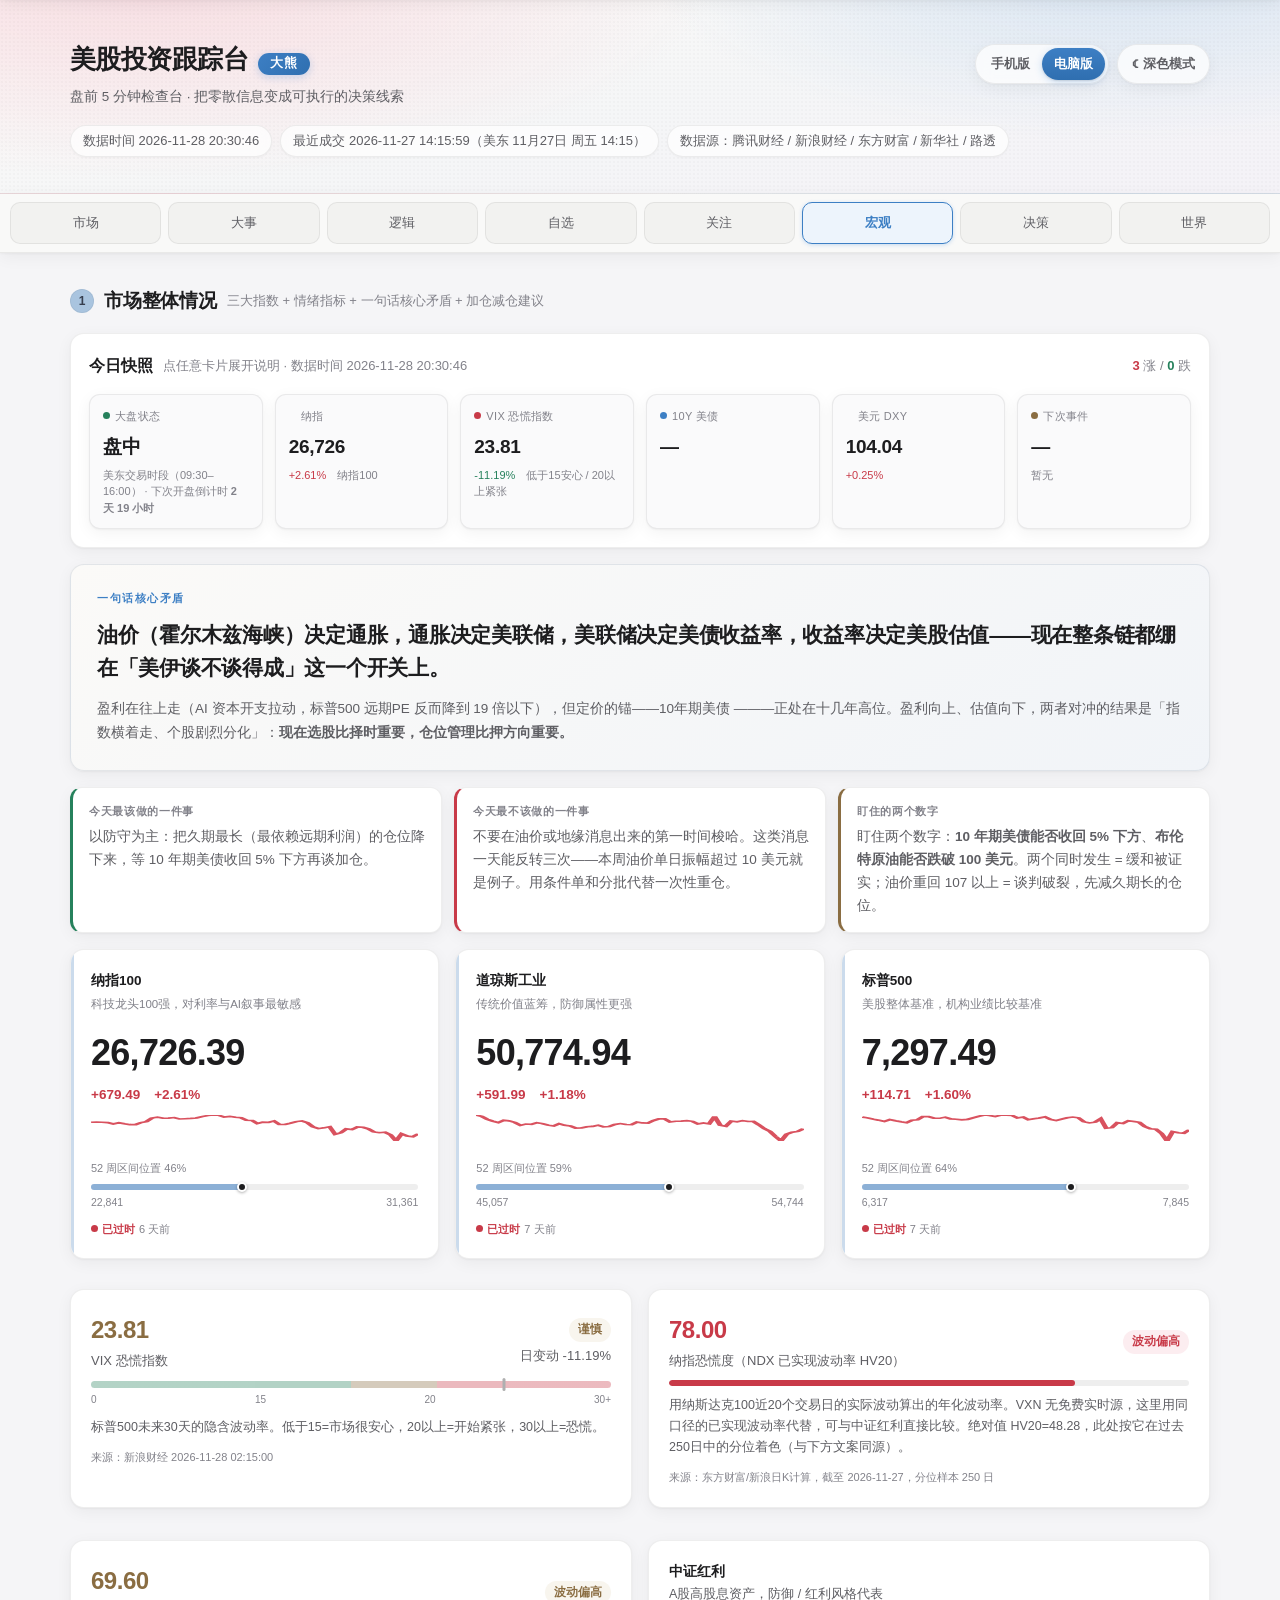
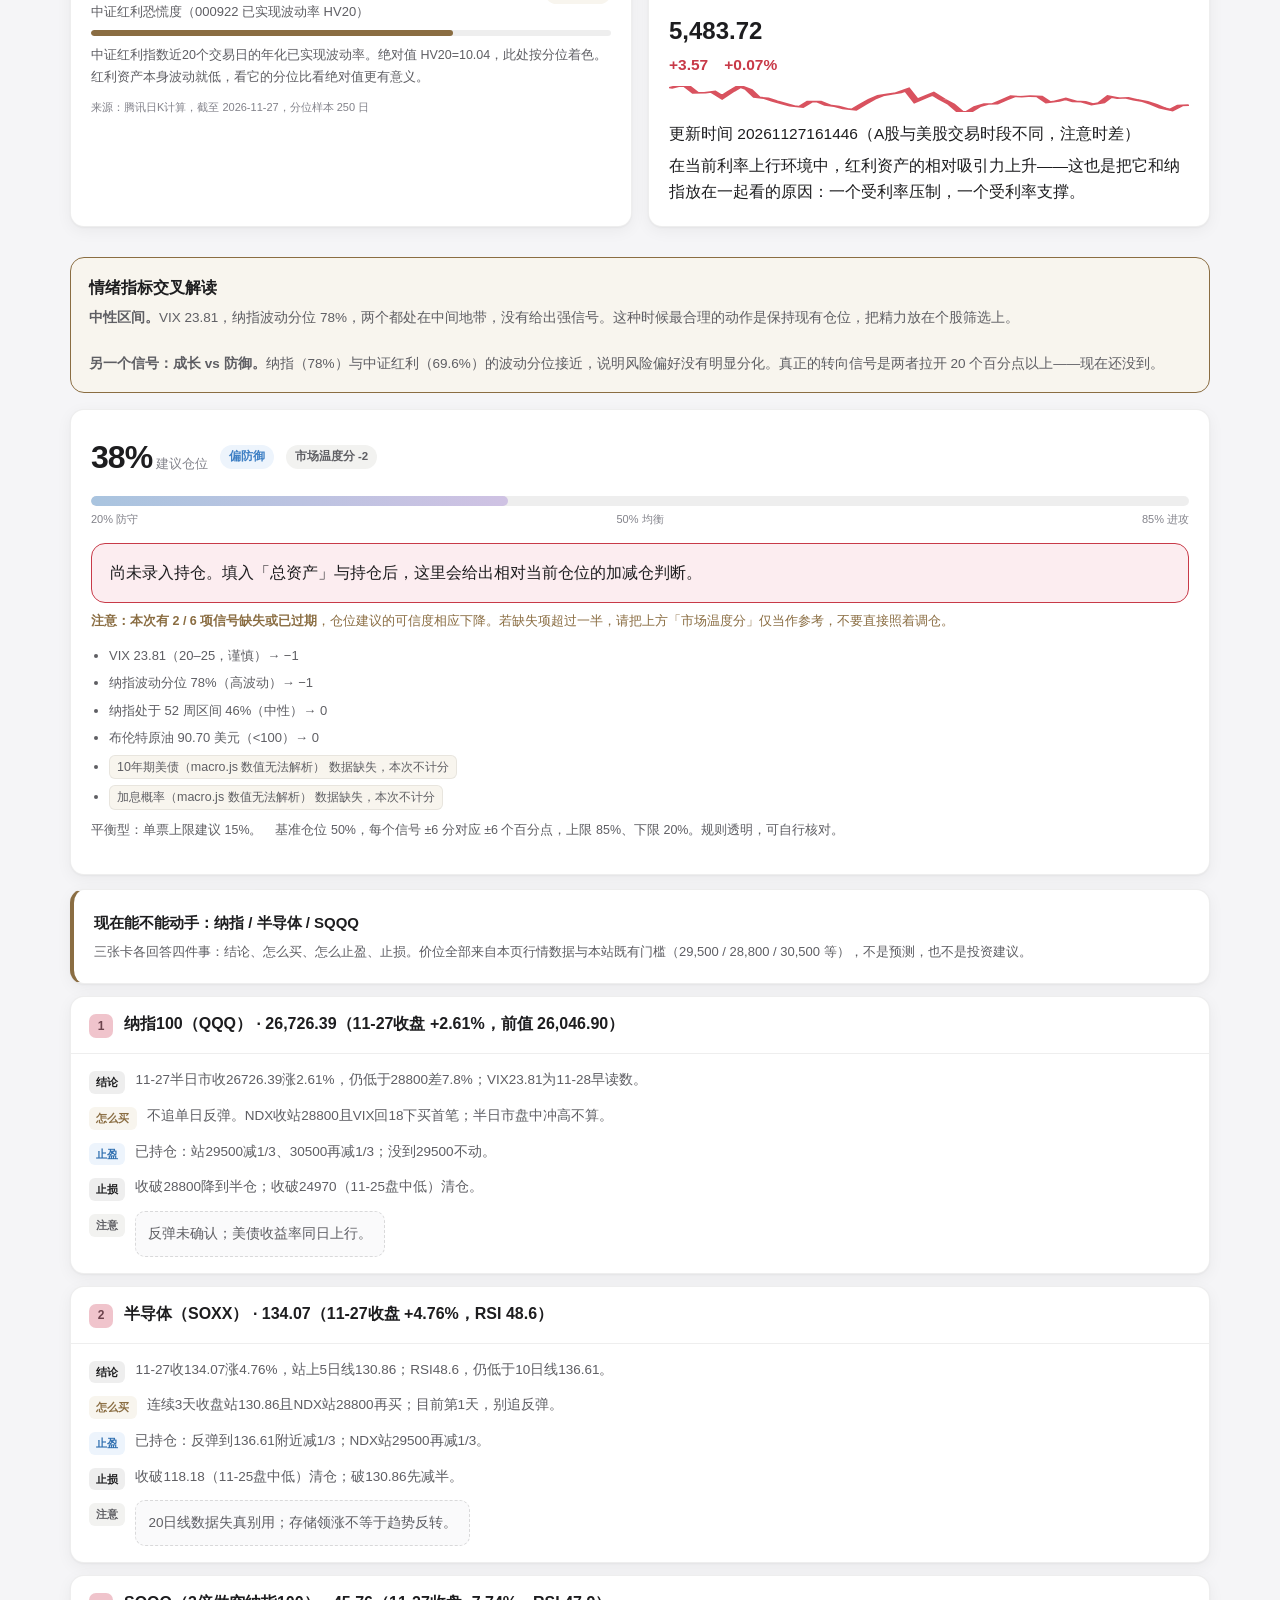
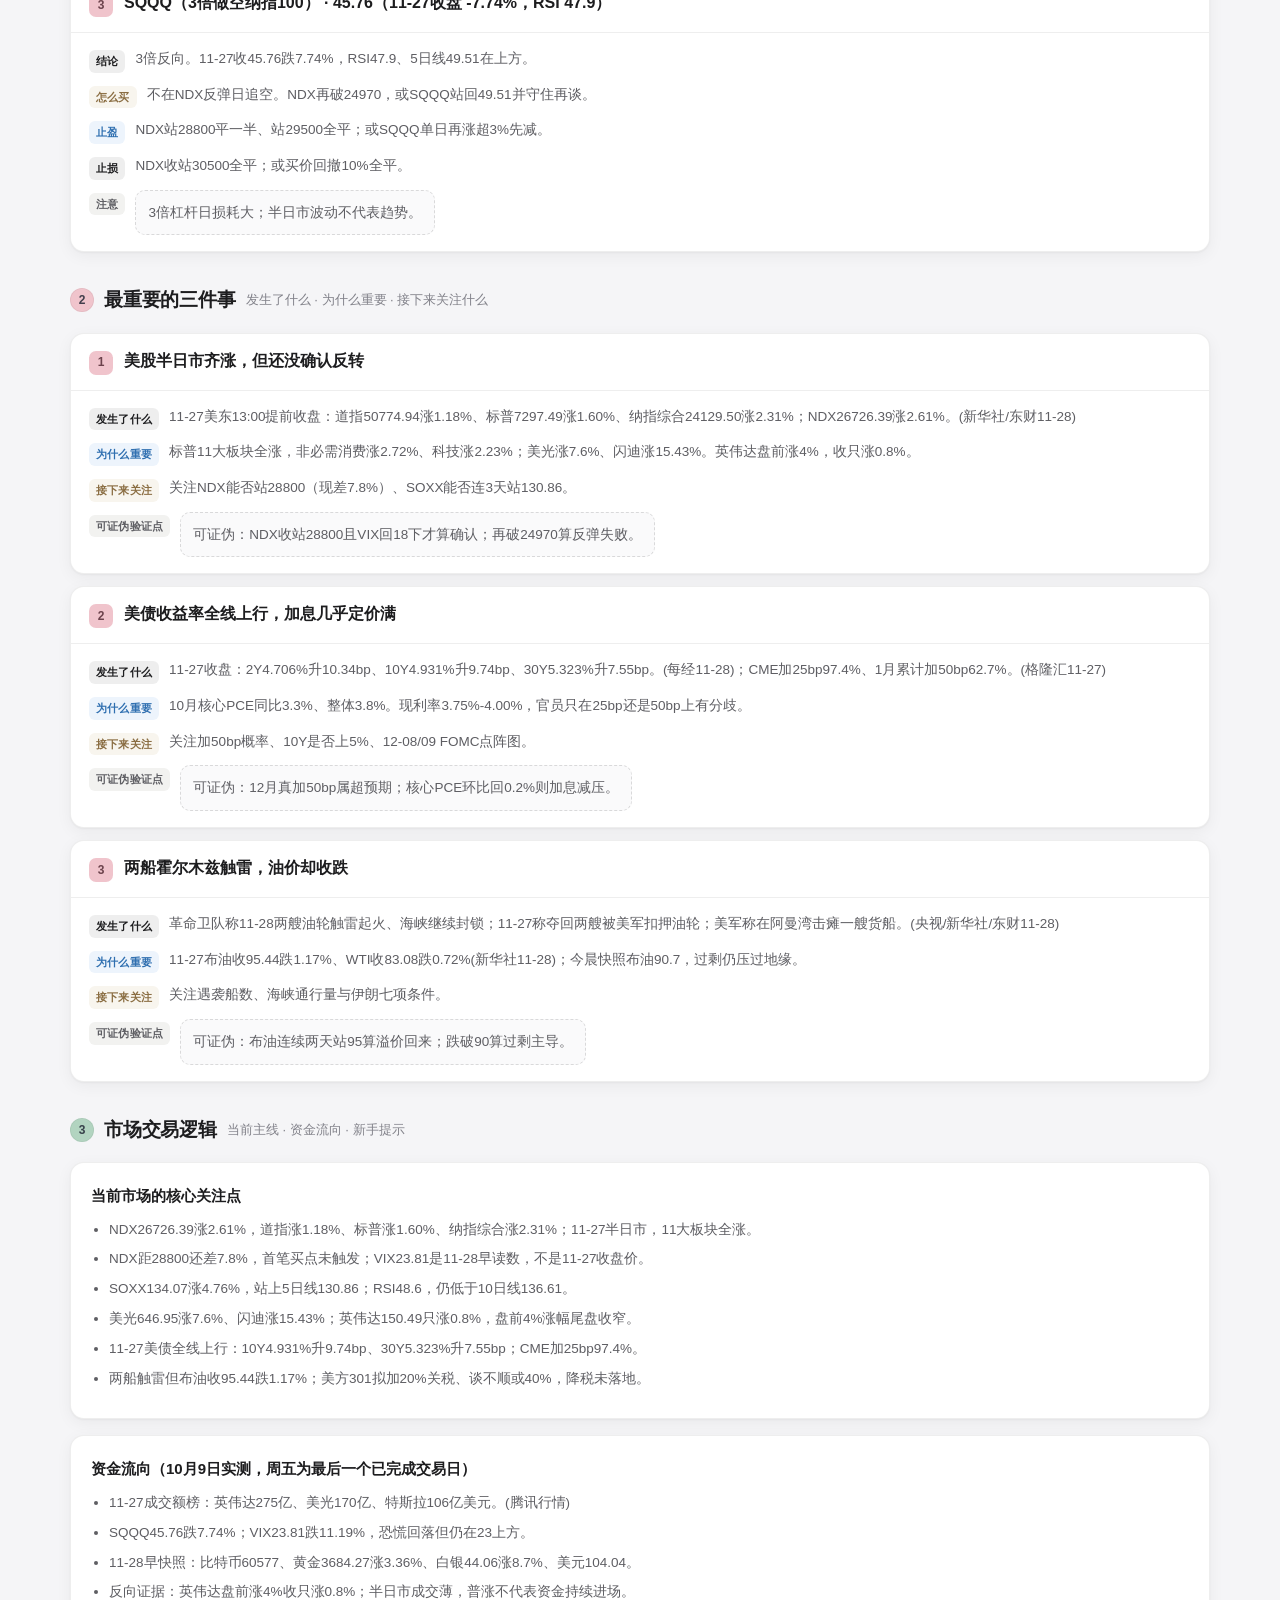
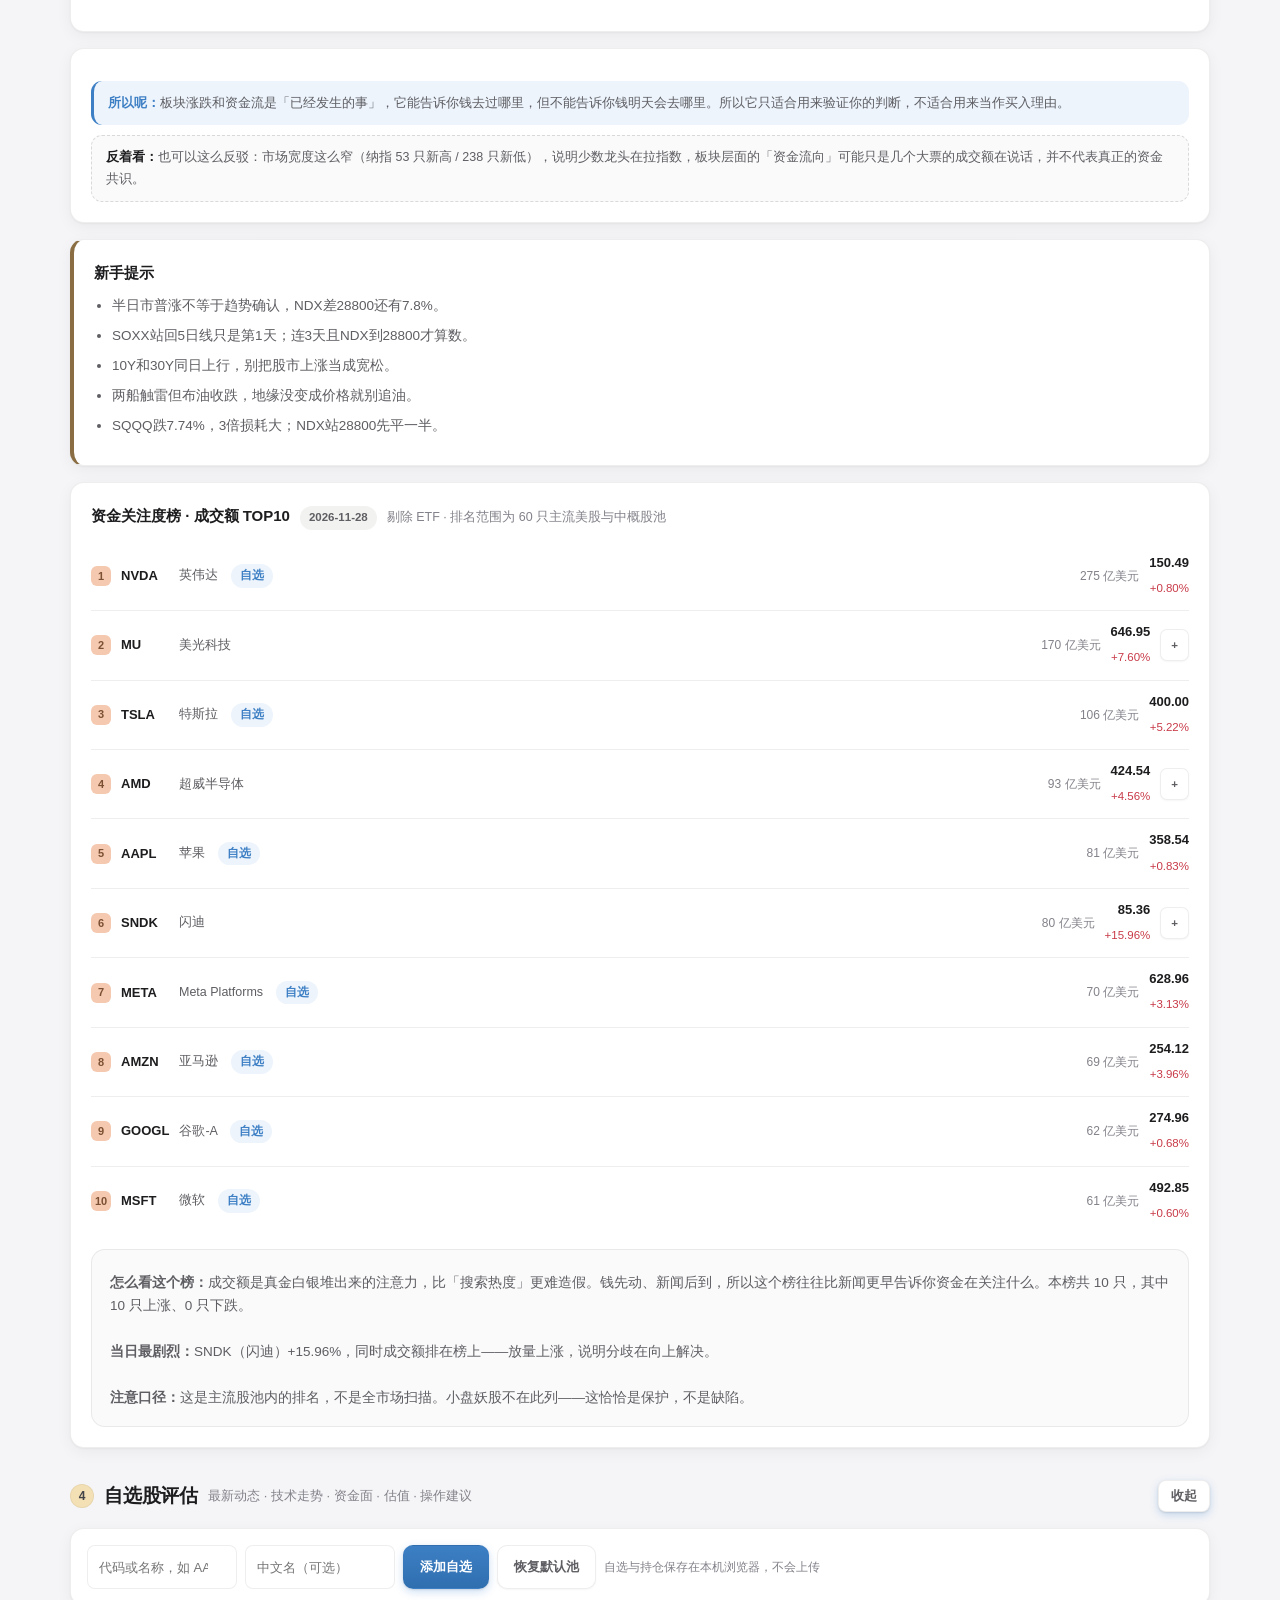
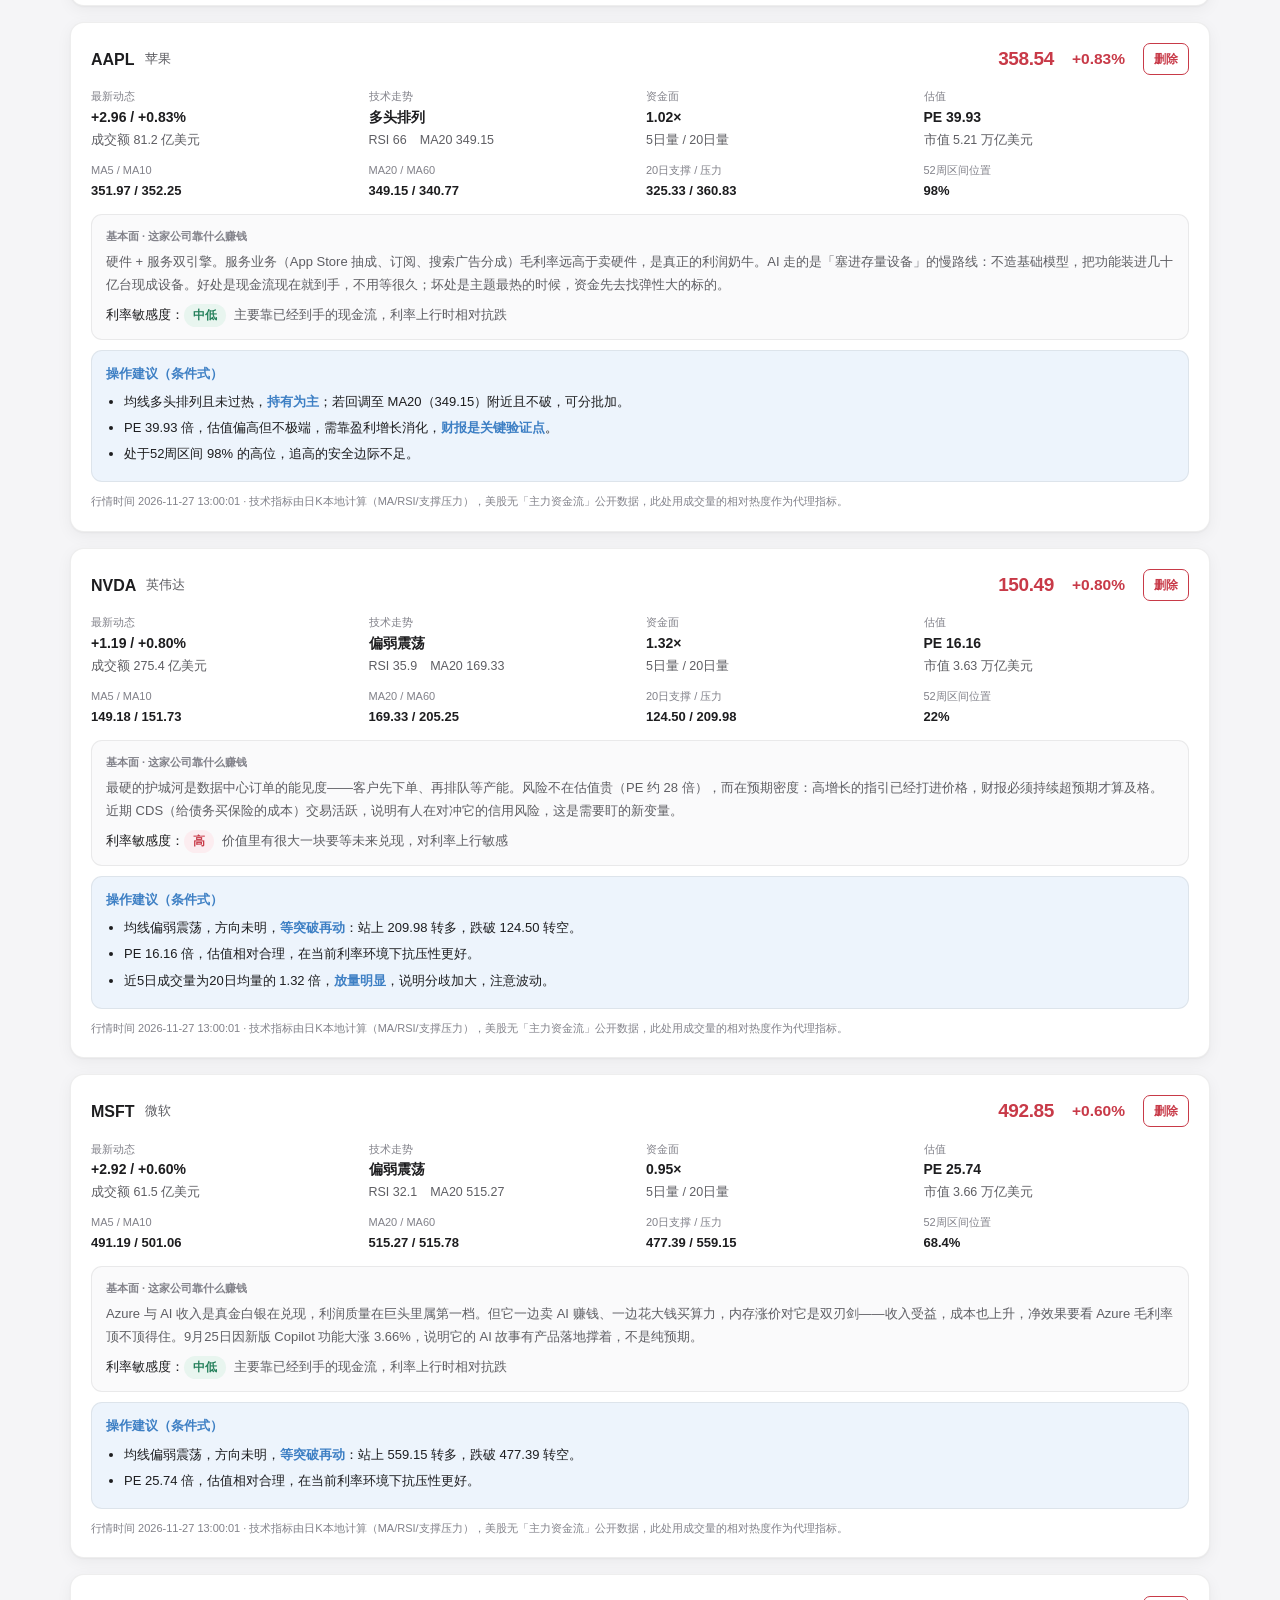
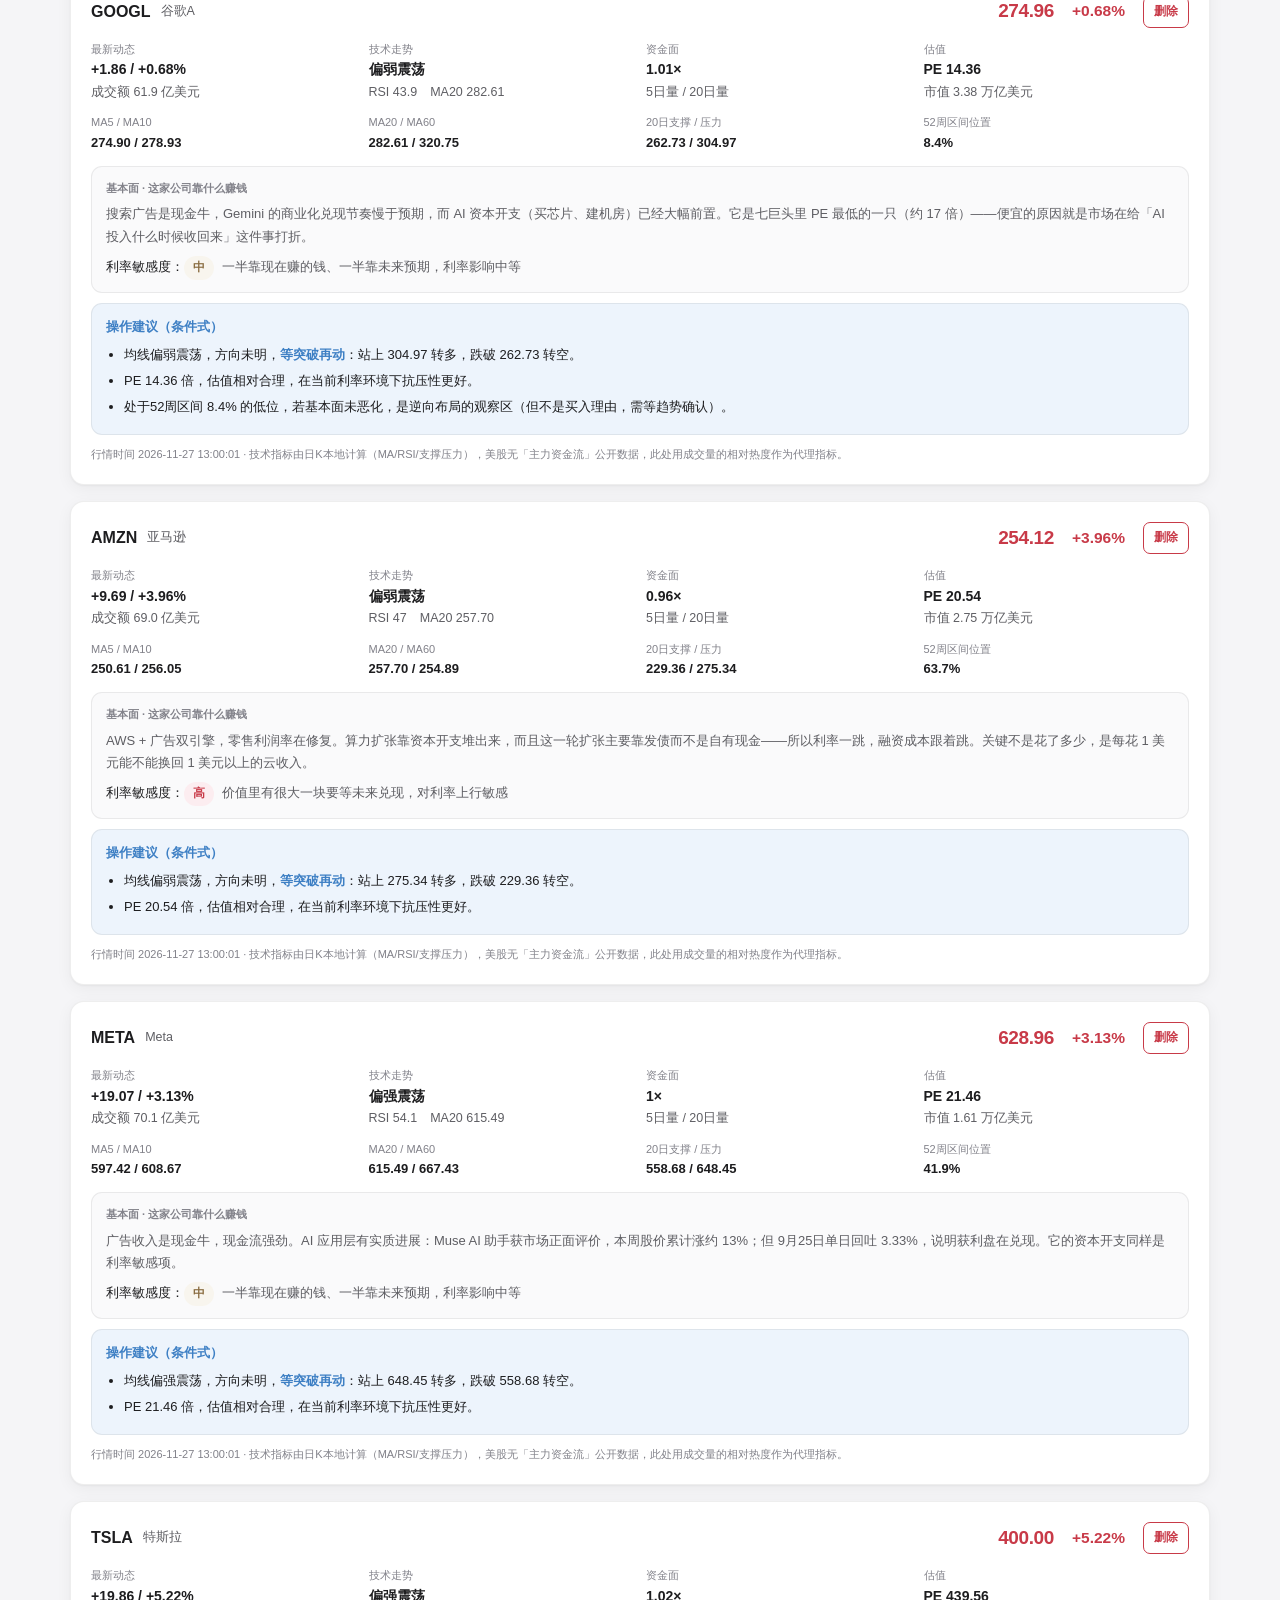
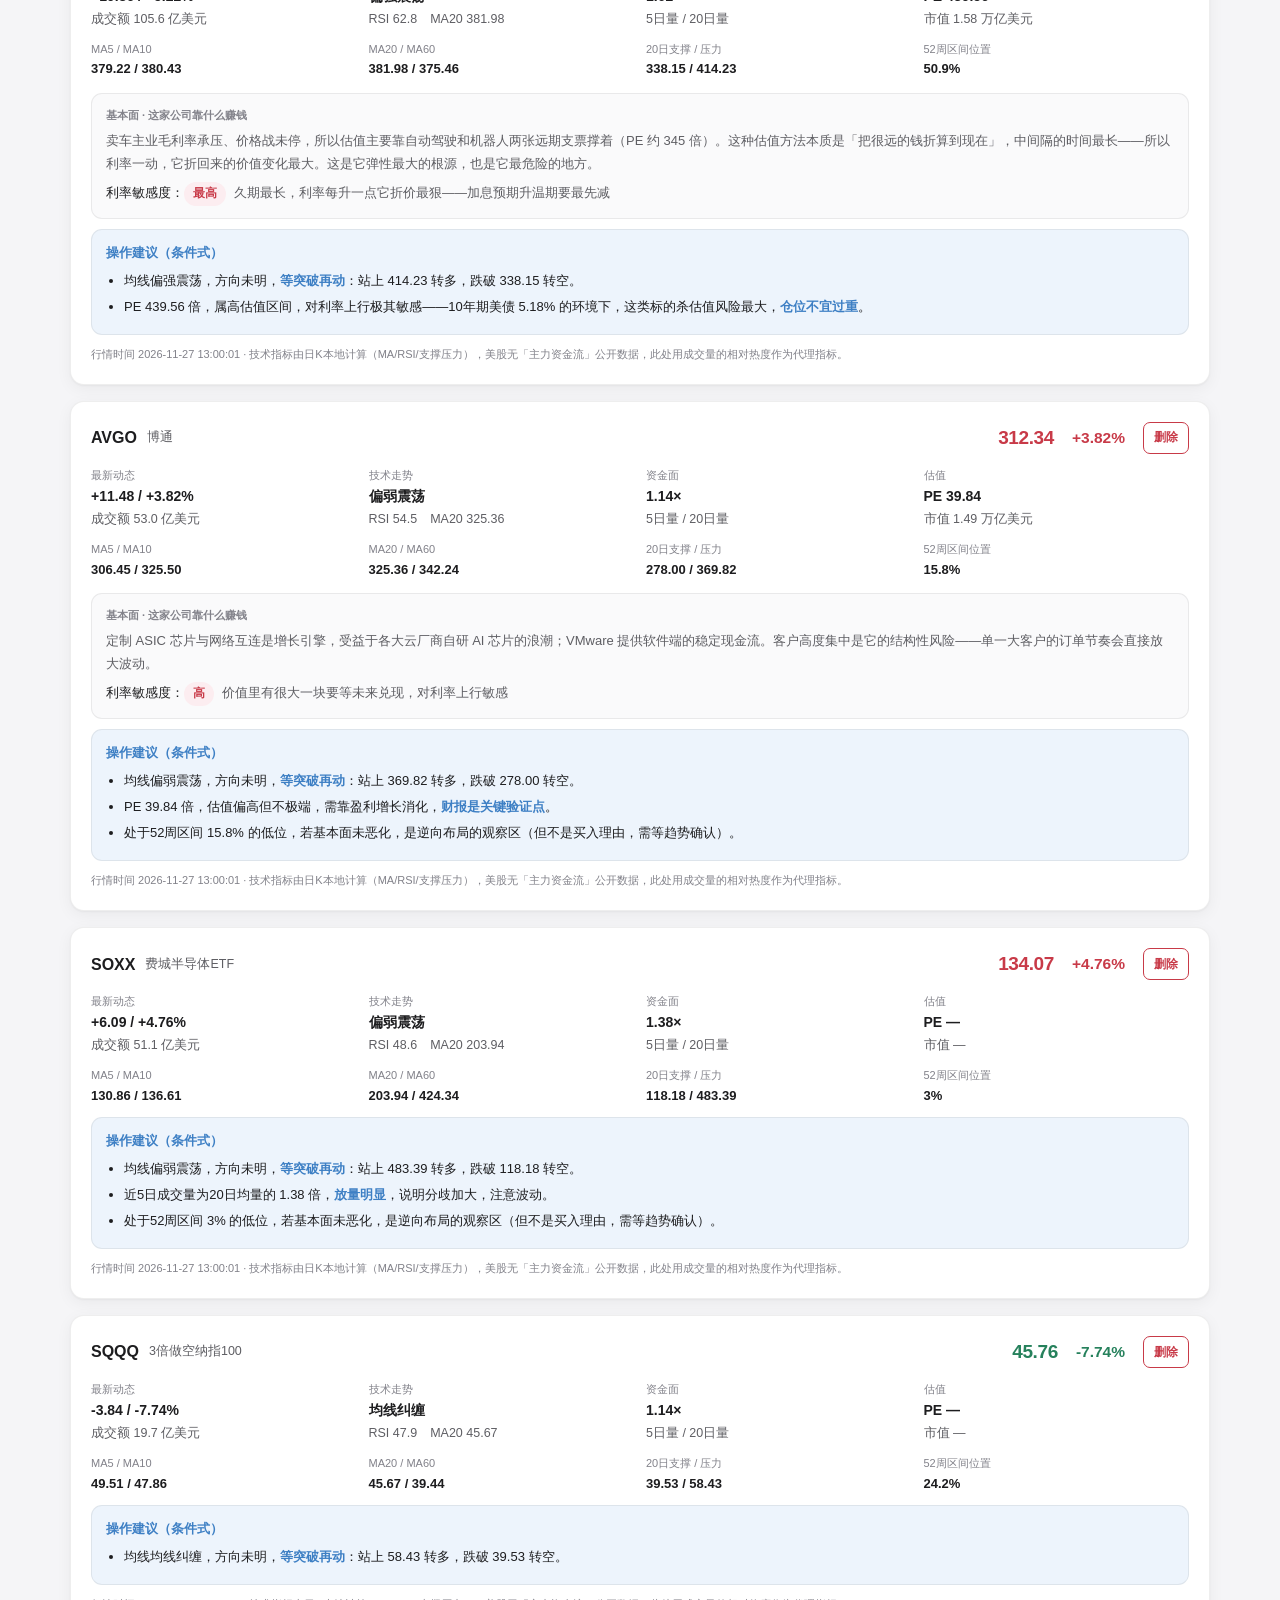
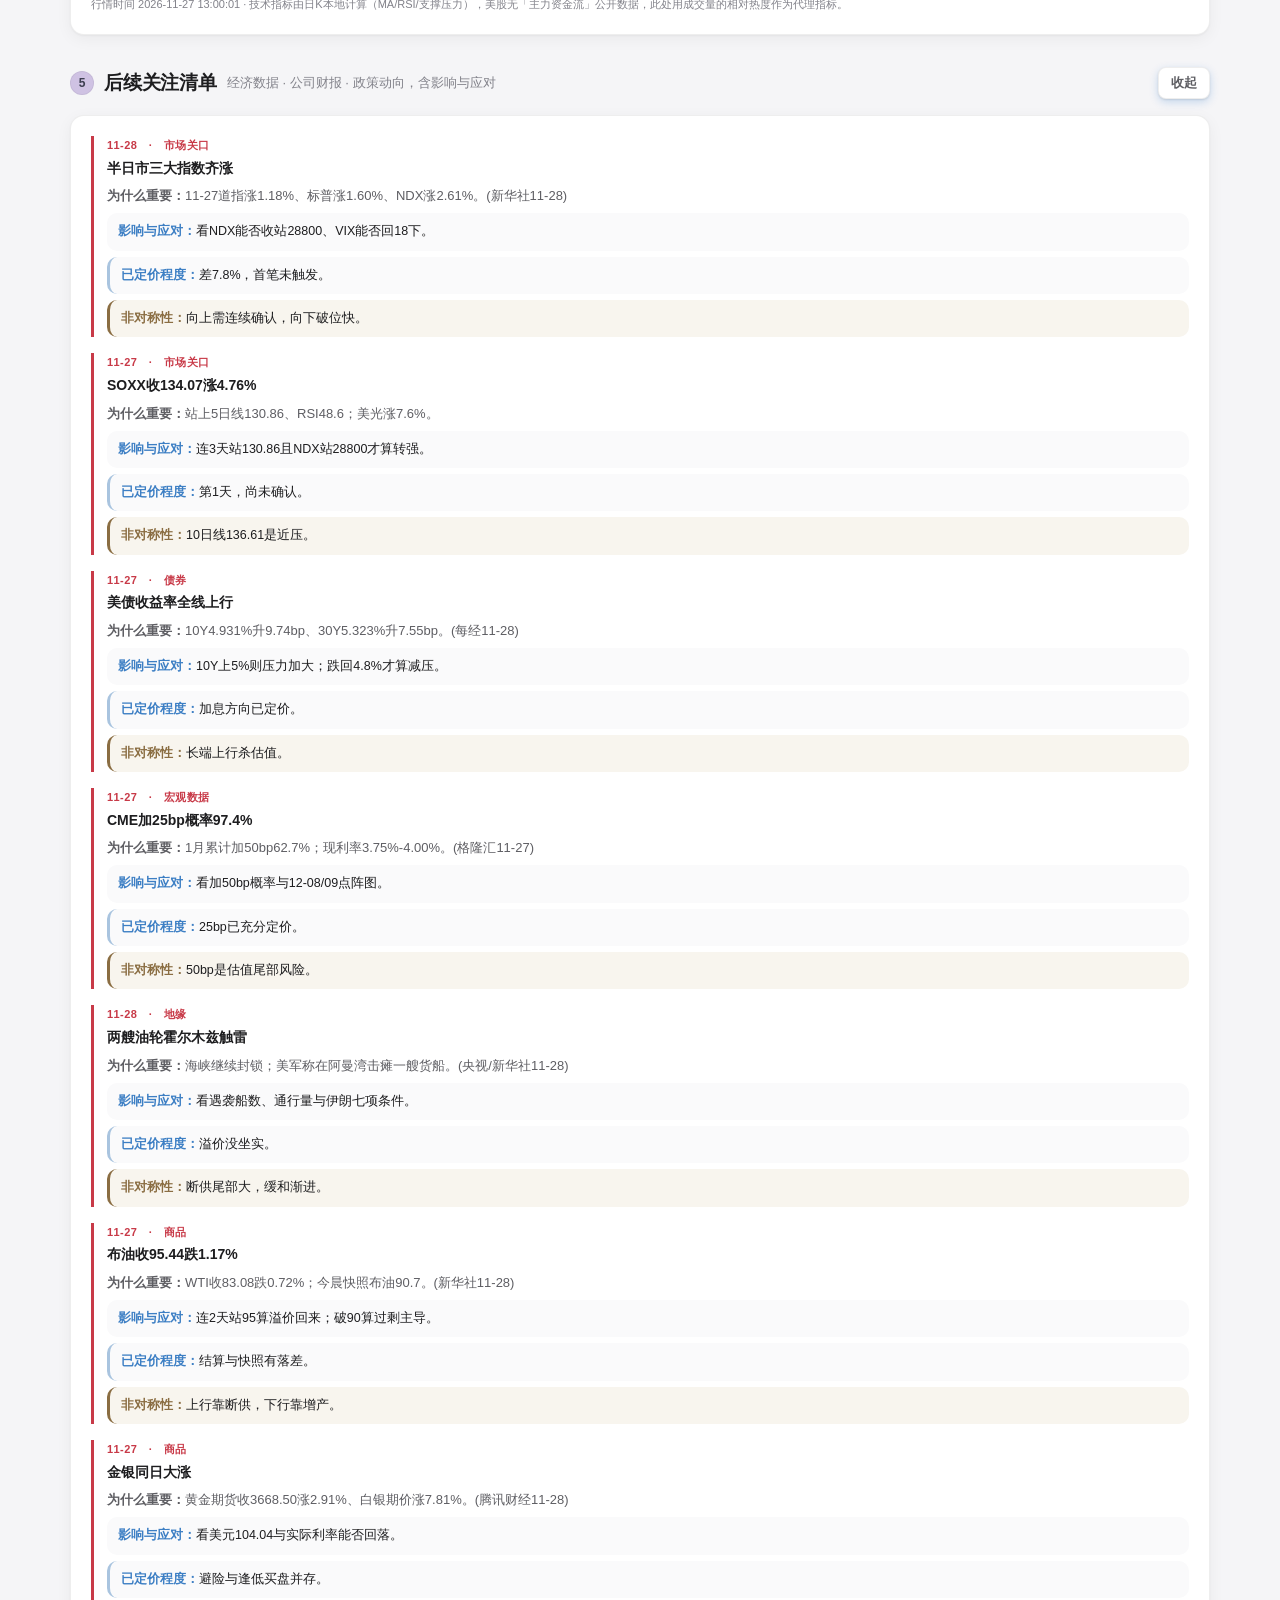
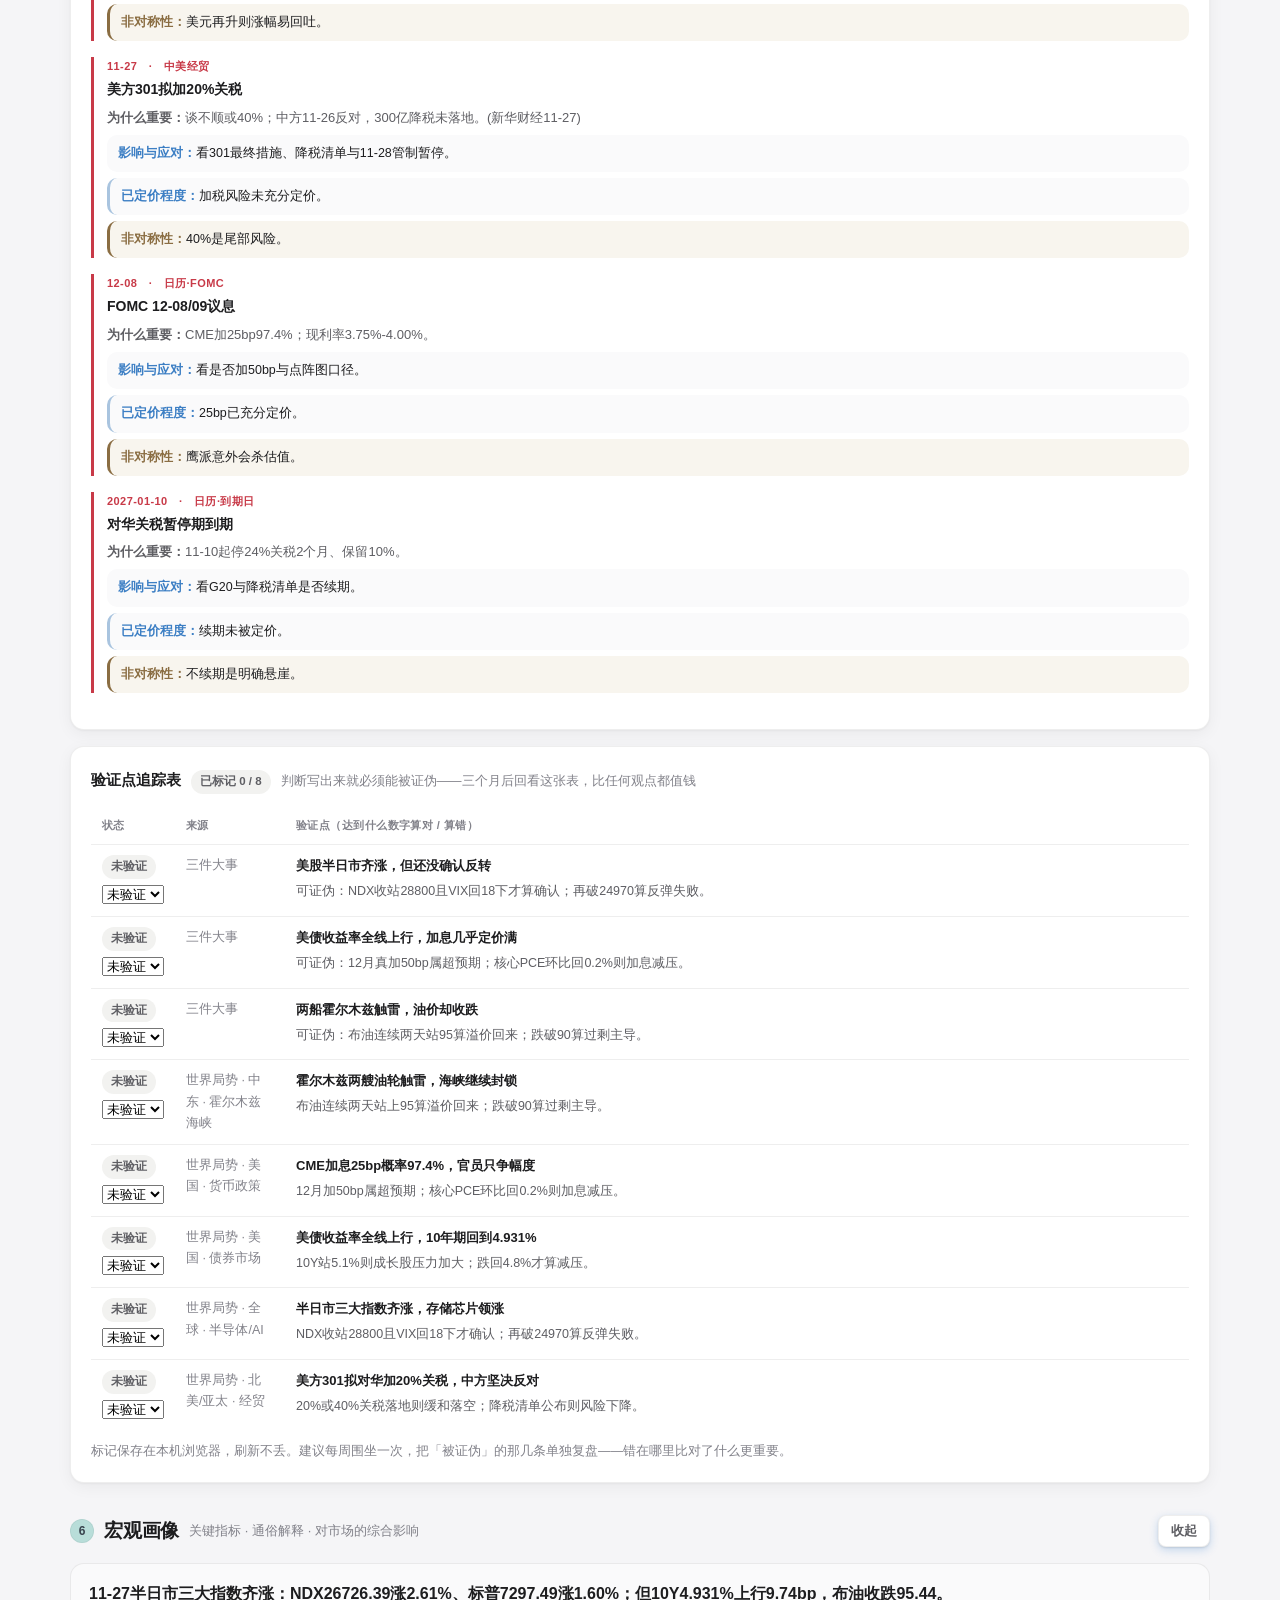
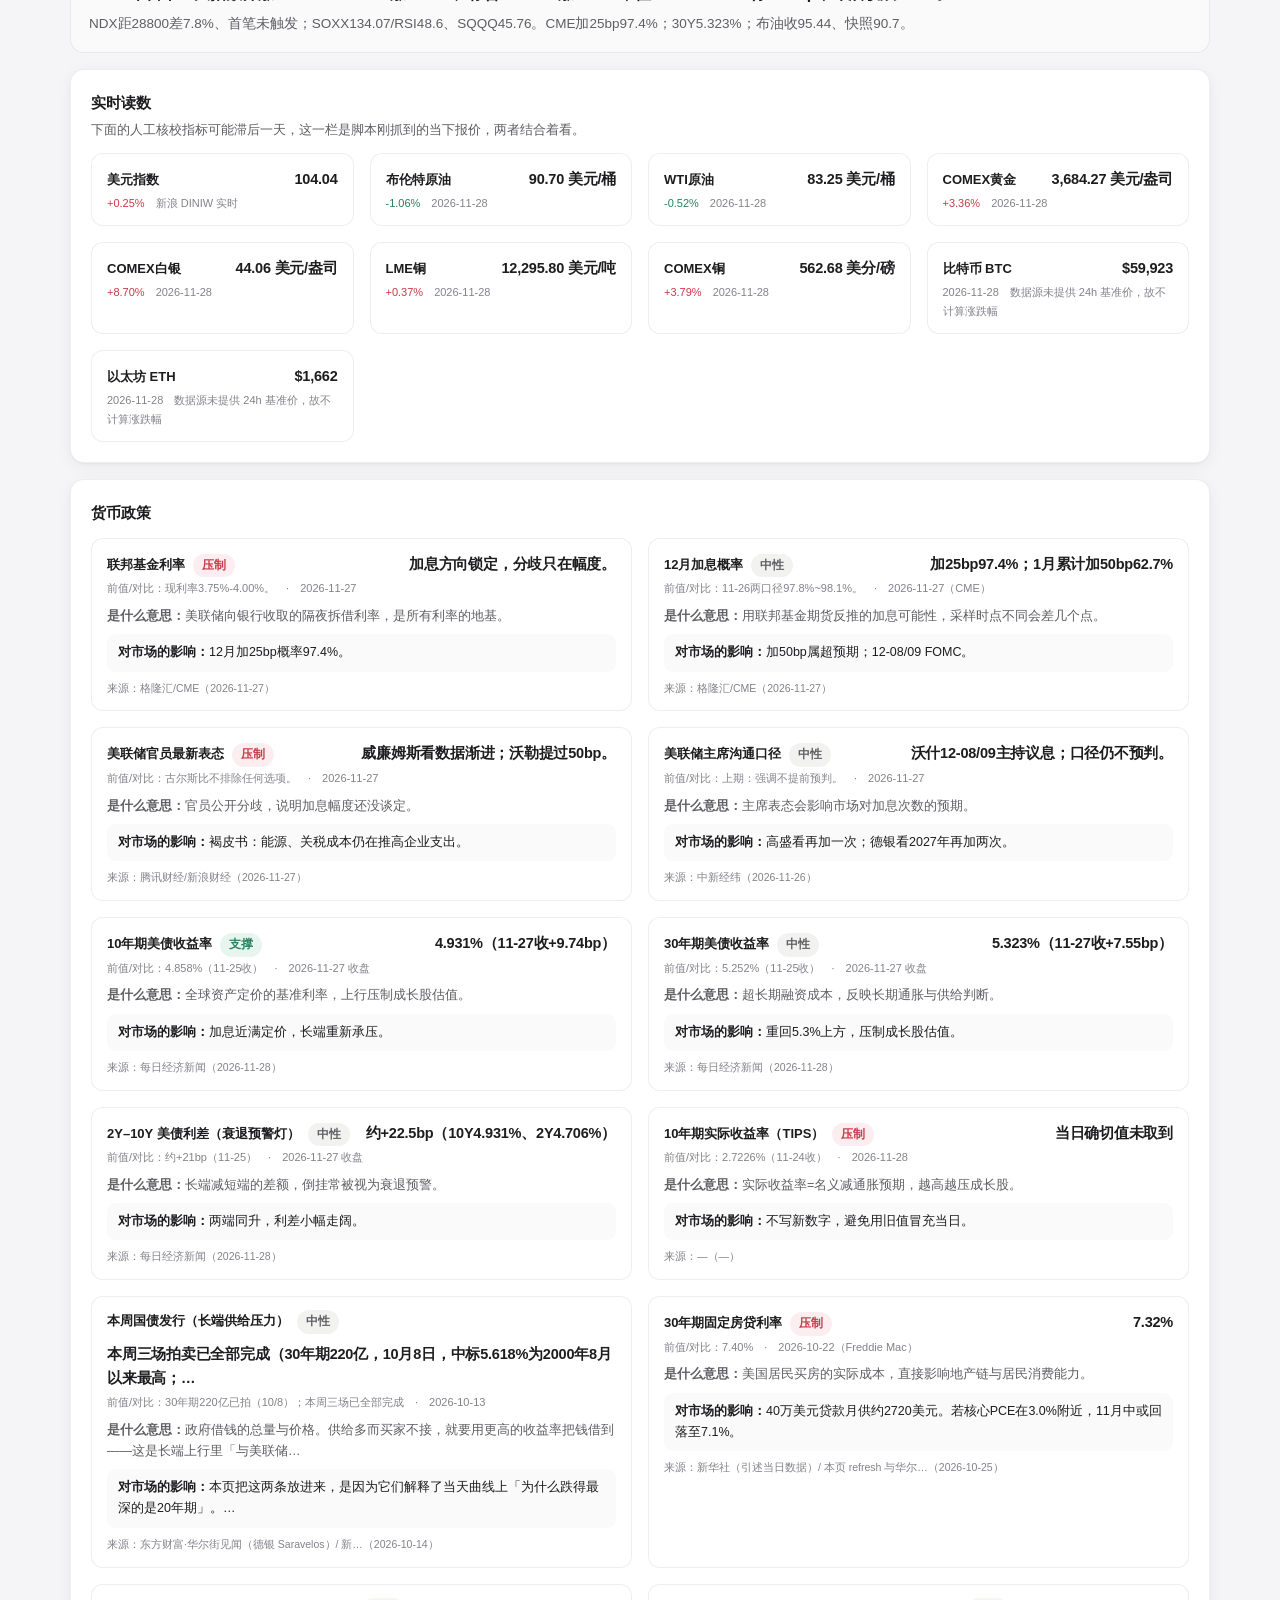
<file: index.html>
<!DOCTYPE html>
<html lang="zh-CN">
<head>
<meta charset="utf-8">
<meta name="viewport" content="width=device-width, initial-scale=1, viewport-fit=cover">
<title>美股投资跟踪台 · 决策线索 + 世界局势地球</title>
<meta name="description" content="把零散的美股信息转化为可执行的决策线索：市场总览、三件大事、交易逻辑、自选股评估、关注清单、宏观画像、决策中心与世界局势3D地球。">
<link rel="stylesheet" href="assets/style.css">
<script>
/* 防闪烁：在样式应用前先恢复用户上次选择的主题（默认浅色） */
try {
  var _t = JSON.parse(localStorage.getItem('umt.theme') || 'null');
  if (_t !== 'dark' && _t !== 'light') _t = 'light';
  document.documentElement.setAttribute('data-theme', _t);
} catch (e) { document.documentElement.setAttribute('data-theme', 'light'); }
</script>
</head>
<body>

<header class="hdr">
  <div class="hdr-in">
    <div class="hdr-top">
      <div>
        <h1>美股投资跟踪台<span class="sig">大熊</span></h1>
        <div class="sub">盘前 5 分钟检查台 · 把零散信息变成可执行的决策线索</div>
      </div>
      <div class="hdr-actions">
        <div class="view-toggle" id="view-toggle" role="group" aria-label="版式切换">
          <button class="vt" data-view="mobile" type="button">手机版</button>
          <button class="vt" data-view="desktop" type="button">电脑版</button>
        </div>
        <button class="theme-btn" id="theme-btn" onclick="App.toggleTheme()">☀ 浅色模式</button>
      </div>
    </div>
    <div class="meta">
      <span id="m-asof">数据时间 —</span>
      <span id="m-session">市场状态 —</span>
      <span>数据源：腾讯财经 / 新浪财经 / 东方财富 / 新华社 / 路透</span>
    </div>
  </div>
</header>

<div class="minibar" id="minibar">
  <div class="minibar-in" id="minibar-in"></div>
</div>

<nav class="nav-wrap" id="nav-wrap">
  <div class="nav-scroll">
    <div class="nav-in" id="nav-in">
      <a href="#market" class="on"><span>市场</span></a>
      <a href="#top3"><span>大事</span></a>
      <a href="#logic"><span>逻辑</span></a>
      <a href="#stocks"><span>自选</span></a>
      <a href="#watch"><span>关注</span></a>
      <a href="#macro"><span>宏观</span></a>
      <a href="#decision"><span>决策</span></a>
      <a href="#world"><span>世界</span></a>
    </div>
    <div class="nav-fade" id="nav-fade"><span>›</span></div>
  </div>
</nav>

<div class="wrap">

  <!-- ① 市场总览 -->
  <section id="market">
    <div class="sec-hd">
      <span class="no">1</span><h2>市场整体情况</h2>
      <span class="tip">三大指数 + 情绪指标 + 一句话核心矛盾 + 加仓减仓建议</span>
    </div>
    <div id="snap"></div>
    <div id="hero"></div>
    <div id="act3" class="act3"></div>
    <div id="m-indices" class="grid g3"></div>
    <div id="m-senti" class="grid g2" style="margin-top:14px"></div>
    <div id="m-cross"></div>
    <div id="m-advice" style="margin-top:14px"></div>
    <!-- 纳指 / 半导体 / SQQQ：现在能不能动手（结论 + 买入 + 止盈 + 止损） -->
    <div id="playbook" style="margin-top:14px"></div>
  </section>

  <!-- ② 三件大事 -->
  <section id="top3">
    <div class="sec-hd">
      <span class="no">2</span><h2>最重要的三件事</h2>
      <span class="tip">发生了什么 · 为什么重要 · 接下来关注什么</span>
    </div>
    <div id="t3"></div>
  </section>

  <!-- ③ 交易逻辑 -->
  <section id="logic">
    <div class="sec-hd">
      <span class="no">3</span><h2>市场交易逻辑</h2>
      <span class="tip">当前主线 · 资金流向 · 新手提示</span>
    </div>
    <div id="lg"></div>
    <div id="hot"></div>
  </section>

  <!-- ④ 自选股 -->
  <section id="stocks">
    <div class="sec-hd">
      <span class="no">4</span><h2>自选股评估</h2>
      <span class="tip">最新动态 · 技术走势 · 资金面 · 估值 · 操作建议</span>
    </div>
    <div class="card tight">
      <div class="addstk">
        <input id="sk-code" placeholder="股票代码，如 AAPL" style="width:150px" autocomplete="off" aria-label="股票代码">
        <input id="sk-name" placeholder="中文名（可选）" style="width:150px" autocomplete="off" aria-label="中文名（可选）">
        <button onclick="App.addStock()">添加自选</button>
        <button class="ghost" onclick="App.resetStocks()">恢复默认池</button>
        <span style="font-size:12px;color:var(--text-3);align-self:center">自选与持仓保存在本机浏览器，不会上传</span>
      </div>
    </div>
    <div id="sk"></div>
  </section>

  <!-- ⑤ 关注清单 -->
  <section id="watch">
    <div class="sec-hd">
      <span class="no">5</span><h2>后续关注清单</h2>
      <span class="tip">经济数据 · 公司财报 · 政策动向，含影响与应对</span>
    </div>
    <div id="wl"></div>
    <div id="vtrack"></div>
  </section>

  <!-- ⑥ 宏观画像 -->
  <section id="macro">
    <div class="sec-hd">
      <span class="no">6</span><h2>宏观画像</h2>
      <span class="tip">关键指标 · 通俗解释 · 对市场的综合影响</span>
    </div>
    <div id="mc"></div>
  </section>

  <!-- ⑦ 决策中心 -->
  <section id="decision">
    <div class="sec-hd">
      <span class="no">7</span><h2>决策中心</h2>
      <span class="tip">风险偏好 + 持仓管理 → 个性化调仓 / 止盈止损 / 事件应对</span>
    </div>
    <div id="dc"></div>
  </section>

  <!-- ⑧ 世界局势 -->
  <section id="world">
    <div class="sec-hd">
      <span class="no">8</span><h2>世界局势 · 3D 地球</h2>
      <span class="tip">点击标记看详情 · 拖拽旋转 · 滚轮/双指缩放 · 可订阅跟踪</span>
    </div>
    <div class="grid wd-grid" id="wd-grid">
      <div>
        <div class="globe-wrap" id="globe-box">
          <div id="continent-layer"></div>
          <div class="globe-hud">
            拖拽旋转 · 滚轮/双指缩放<br>
            <span id="globe-tip">点击发光标记查看事件</span>
          </div>
          <div class="globe-legend">
            <span><i style="background:#E08A8A"></i>冲突</span>
            <span><i style="background:#8FB4D8"></i>会谈</span>
            <span><i style="background:#BBA9D4"></i>政策</span>
            <span><i style="background:#DCA96B"></i>宏观</span>
          </div>
        </div>
        <div id="globe-note" style="font-size:12px;color:var(--text-3);margin-top:8px"></div>
      </div>
      <div>
        <div class="card tight" style="max-height:520px;display:flex;flex-direction:column">
          <div style="display:flex;align-items:center;gap:8px;margin-bottom:8px">
            <b style="font-size:13.5px">全球事件</b>
            <span id="evt-count" style="font-size:12px;color:var(--text-3)"></span>
            <button class="mini ghost" style="margin-left:auto" onclick="App.toggleFollowAll()">只看我关注的</button>
          </div>
          <div class="evt-list" id="evt-list"></div>
        </div>
      </div>
    </div>
    <div id="evt-detail" style="margin-top:14px"></div>
  </section>

  <div class="foot">
    <p><b>数据说明：</b>行情数据由 <code>refresh.py</code> 定时抓取（腾讯财经 / 新浪财经 / 东方财富），
    每次刷新会覆盖 <code>data/market.js</code>。宏观指标与事件内容来自新华社、央视、路透、Schwab、Saxo、
    第一财经等公开报道，每条都标注了来源与时间。</p>
    <p><b>关于「恐慌指数」：</b>VXN（纳指100波动率指数）与中证红利对应的隐含波动率指数没有免费实时源。
    本页统一改用<b>已实现波动率</b>口径：HV20 = 近20个交易日日收益标准差 × √252 × 100，
    并给出它在过去250个交易日中的分位。纳指用 NDX、中证红利用 000922.SH，两者口径一致可直接比较。</p>
    <p><b>免责声明：</b>本页所有内容是数据整理与逻辑推演，不构成投资建议。市场有风险，决策请自行判断并承担后果。</p>
  </div>
</div>

<div class="modal-bg" id="modal">
  <div class="modal">
    <div class="hd"><h3 id="md-title"></h3><button class="x" onclick="App.closeModal()">✕</button></div>
    <div class="bd" id="md-body"></div>
  </div>
</div>

<!-- 数据脚本：加 defer 消除同步阻塞。
     defer 仍严格保证执行顺序（geo→market→macro→events→globe→app），但不再阻塞 HTML 解析，
     浏览器可并行下载并提前绘制骨架。首屏渲染①不再被这 296KB 挡住。 -->
<script src="data/geo.js" defer></script>
<script src="data/market.js" defer></script>
<script src="data/macro.js" defer></script>
<script src="data/events.js" defer></script>
<!-- 3D 地球依赖：three.min.js（约167KB gzip）在地球进入视口时才动态注入，
     不再与首屏资源抢带宽；geo.js 已 defer 就绪，无需CDN 回退兜底 -->
<script src="assets/globe.js" defer></script>
<script src="assets/app.js" defer></script>
</body>
</html>
</file>
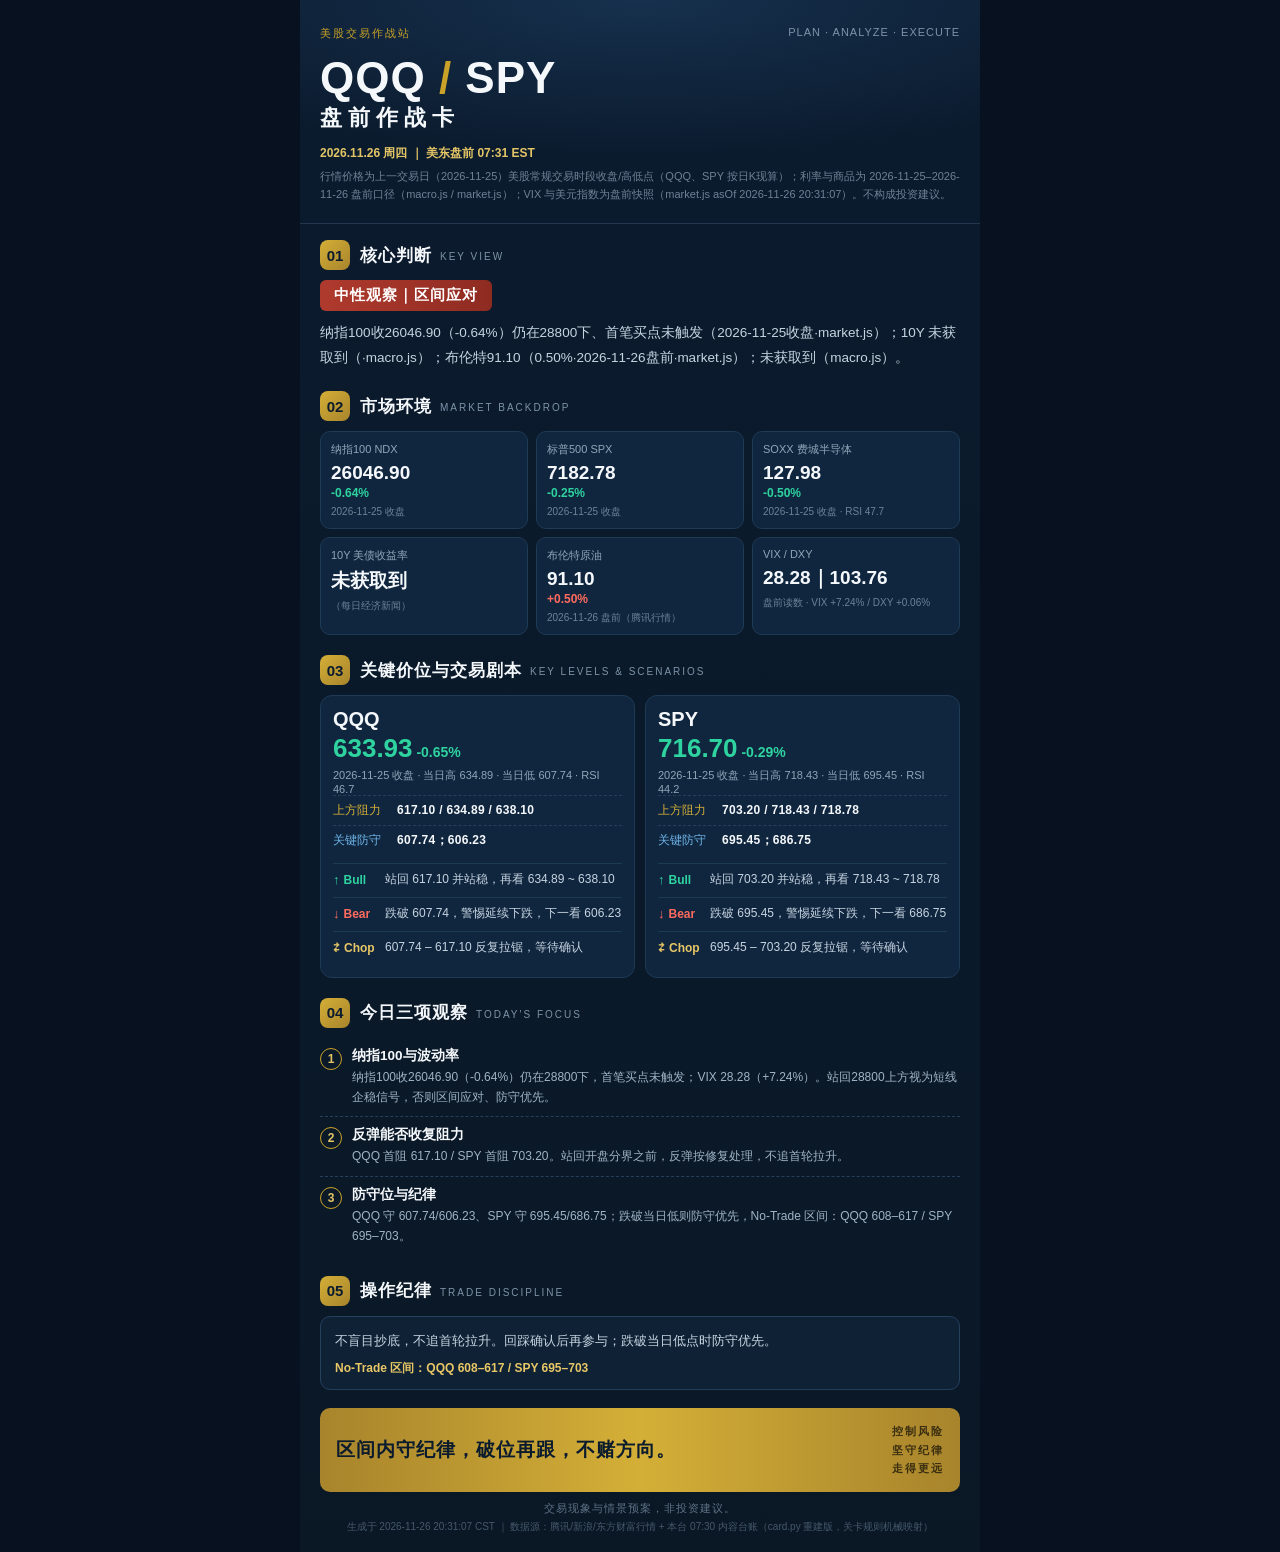
<file: card.html>
<!DOCTYPE html>
<html lang="zh-CN"><head><meta charset="UTF-8">
<meta name="viewport" content="width=device-width,initial-scale=1">
<title>QQQ / SPY 盘前作战卡 2026.11.26 周四</title>
<style>
*{margin:0;padding:0;box-sizing:border-box}
body{background:#071120;font-family:-apple-system,BlinkMacSystemFont,"PingFang SC","Hiragino Sans GB","Microsoft YaHei",sans-serif;color:#EAF0F6}
.card{max-width:680px;margin:0 auto;background:linear-gradient(180deg,#0B1B2E 0%,#0A1826 100%);padding:0 0 18px}
.hd{padding:26px 20px 20px;background:radial-gradient(120% 100% at 50% 0%,#16304D 0%,#0B1B2E 70%);border-bottom:1px solid #23384F}
.hd .brand{display:flex;justify-content:space-between;font-size:11px;color:#C9A227;letter-spacing:2px;margin-bottom:14px}
.hd .brand .r{color:#7E93A8;letter-spacing:1px}
.hd h1{font-size:44px;font-weight:900;color:#F5F8FB;letter-spacing:1px;line-height:1.05}
.hd h1 span{color:#C9A227}
.hd .sub{font-size:22px;font-weight:800;color:#F5F8FB;margin-top:2px;letter-spacing:6px}
.hd .meta{margin-top:12px;font-size:12px;color:#9FB4C6}
.hd .meta b{color:#E3C566;font-weight:700}
.hd .note{margin-top:6px;font-size:11px;color:#6E8296;line-height:1.6}
.sec{padding:16px 20px 4px}
.sec .st{display:flex;align-items:center;margin-bottom:10px}
.sec .no{width:30px;height:30px;border-radius:8px;background:linear-gradient(135deg,#D4AF37,#A8842C);color:#0B1B2E;font-weight:900;font-size:15px;display:flex;align-items:center;justify-content:center;margin-right:10px}
.sec .tt{font-size:17px;font-weight:800;color:#F5F8FB;letter-spacing:1px}
.sec .en{font-size:10px;color:#7E93A8;letter-spacing:2px;margin-left:8px;margin-top:3px}
.tag{display:inline-block;background:linear-gradient(90deg,#B03A2E,#8E2B21);color:#fff;font-size:15px;font-weight:800;padding:6px 14px;border-radius:6px;margin-bottom:10px;letter-spacing:1px}
.kv{font-size:13.5px;line-height:1.85;color:#C6D4E0}
.kv b{color:#F5F8FB}
.tiles{display:grid;grid-template-columns:1fr 1fr 1fr;gap:8px}
.tile{background:#10263F;border:1px solid #1E3A55;border-radius:10px;padding:10px 10px 9px}
.tile .l{font-size:11px;color:#8FA6B8;margin-bottom:5px;white-space:nowrap;overflow:hidden;text-overflow:ellipsis}
.tile .v{font-size:19px;font-weight:800;color:#F5F8FB}
.tile .p{font-size:12px;font-weight:700;margin-top:2px}
.tile .s{font-size:10px;color:#6E8296;margin-top:4px;line-height:1.5}
.up{color:#FF6B5E}.dn{color:#2ED3A0}
.cols{display:grid;grid-template-columns:1fr 1fr;gap:10px}
.panel{background:#10263F;border:1px solid #1E3A55;border-radius:12px;padding:12px}
.panel .tk{font-size:20px;font-weight:900;color:#F5F8FB}
.panel .px{font-size:26px;font-weight:900;margin-top:2px}
.panel .hl{font-size:11px;color:#8FA6B8;margin-top:4px}
.lv{display:flex;border-top:1px dashed #24405C;padding:6px 0;font-size:12px;align-items:baseline}
.lv .k{width:64px;color:#8FA6B8;flex:none}
.lv .val{color:#F5F8FB;font-weight:700;letter-spacing:.3px}
.lv.gold .k{color:#D4AF37}
.lv.blue .k{color:#6FB4E8}
.sc{margin-top:8px}
.sc .row{display:flex;align-items:flex-start;padding:6px 0;border-top:1px solid #1B3B50;font-size:12px;line-height:1.6}
.sc .row .lb{flex:none;width:52px;font-weight:800;display:flex;align-items:center}
.sc .row .tx{color:#C6D4E0}
.sc .b .lb{color:#2ED3A0}.sc .r .lb{color:#FF6B5E}.sc .c .lb{color:#E8C766}
.sc .ar{font-size:13px;margin-right:4px}
.obs{display:flex;padding:9px 0;border-bottom:1px dashed #24405C}
.obs:last-child{border-bottom:none}
.obs .n{flex:none;width:22px;height:22px;border-radius:50%;border:1px solid #C9A227;color:#E3C566;font-size:12px;font-weight:800;display:flex;align-items:center;justify-content:center;margin-right:10px;margin-top:1px}
.obs .t{font-size:13.5px;font-weight:800;color:#F5F8FB}
.obs .d{font-size:12px;color:#9FB4C6;line-height:1.7;margin-top:2px}
.disc{background:#0E2135;border:1px solid #24405C;border-radius:10px;padding:12px 14px}
.disc .p1{font-size:13px;color:#C6D4E0;line-height:1.8}
.disc .nt{margin-top:8px;font-size:12px;color:#E8C766;font-weight:700}
.banner{margin:14px 20px 0;background:linear-gradient(90deg,#A8842C,#D4AF37,#A8842C);border-radius:10px;padding:14px 16px;display:flex;justify-content:space-between;align-items:center}
.banner .big{font-size:19px;font-weight:900;color:#0B1B2E;letter-spacing:1px}
.banner .side{font-size:11px;color:#3A2E10;font-weight:800;text-align:right;line-height:1.7;letter-spacing:2px}
.foot-note{text-align:center;font-size:10.5px;color:#5E7185;margin-top:10px;letter-spacing:1px}
.gen{text-align:center;font-size:10px;color:#46586A;margin-top:4px}
</style></head>
<body><div class="card">
<div class="hd">
  <div class="brand"><div>美股交易作战站</div><div class="r">PLAN · ANALYZE · EXECUTE</div></div>
  <h1>QQQ <span>/</span> SPY</h1>
  <div class="sub">盘前作战卡</div>
  <div class="meta"><b>2026.11.26 周四 ｜ 美东盘前 07:31 EST</b></div>
  <div class="note">行情价格为上一交易日（2026-11-25）美股常规交易时段收盘/高低点（QQQ、SPY 按日K现算）；利率与商品为 2026-11-25–2026-11-26 盘前口径（macro.js / market.js）；VIX 与美元指数为盘前快照（market.js asOf 2026-11-26 20:31:07）。不构成投资建议。</div>
</div>

<div class="sec"><div class="st"><div class="no">01</div><div class="tt">核心判断</div><div class="en">KEY VIEW</div></div>
  <div class="tag">中性观察｜区间应对</div>
  <div class="kv">纳指100收26046.90（-0.64%）仍在28800下、首笔买点未触发（2026-11-25收盘·market.js）；10Y 未获取到（·macro.js）；布伦特91.10（0.50%·2026-11-26盘前·market.js）；未获取到（macro.js）。</div>
</div>

<div class="sec"><div class="st"><div class="no">02</div><div class="tt">市场环境</div><div class="en">MARKET BACKDROP</div></div>
  <div class="tiles"><div class="tile"><div class="l">纳指100 NDX</div><div class="v">26046.90</div><div class="p dn">-0.64%</div><div class="s">2026-11-25 收盘</div></div><div class="tile"><div class="l">标普500 SPX</div><div class="v">7182.78</div><div class="p dn">-0.25%</div><div class="s">2026-11-25 收盘</div></div><div class="tile"><div class="l">SOXX 费城半导体</div><div class="v">127.98</div><div class="p dn">-0.50%</div><div class="s">2026-11-25 收盘 · RSI 47.7</div></div><div class="tile"><div class="l">10Y 美债收益率</div><div class="v">未获取到</div><div class="p "></div><div class="s">（每日经济新闻）</div></div><div class="tile"><div class="l">布伦特原油</div><div class="v">91.10</div><div class="p up">+0.50%</div><div class="s">2026-11-26 盘前（腾讯行情）</div></div><div class="tile"><div class="l">VIX / DXY</div><div class="v">28.28｜103.76</div><div class="p "></div><div class="s">盘前读数 · VIX +7.24% / DXY +0.06%</div></div></div>
</div>

<div class="sec"><div class="st"><div class="no">03</div><div class="tt">关键价位与交易剧本</div><div class="en">KEY LEVELS &amp; SCENARIOS</div></div>
  <div class="cols"><div class="panel"><div class="tk">QQQ</div><div class="px dn">633.93<span style="font-size:14px"> -0.65%</span></div><div class="hl">2026-11-25 收盘 · 当日高 634.89 · 当日低 607.74 · RSI 46.7</div><div class="lv gold"><div class="k">上方阻力</div><div class="val">617.10 / 634.89 / 638.10</div></div><div class="lv blue"><div class="k">关键防守</div><div class="val">607.74；606.23</div></div><div class="sc"><div class="row b"><div class="lb"><span class="ar">↑</span>Bull</div><div class="tx">站回 617.10 并站稳，再看 634.89 ~ 638.10</div></div><div class="row r"><div class="lb"><span class="ar">↓</span>Bear</div><div class="tx">跌破 607.74，警惕延续下跌，下一看 606.23</div></div><div class="row c"><div class="lb"><span class="ar">⇄</span>Chop</div><div class="tx">607.74 – 617.10 反复拉锯，等待确认</div></div></div></div><div class="panel"><div class="tk">SPY</div><div class="px dn">716.70<span style="font-size:14px"> -0.29%</span></div><div class="hl">2026-11-25 收盘 · 当日高 718.43 · 当日低 695.45 · RSI 44.2</div><div class="lv gold"><div class="k">上方阻力</div><div class="val">703.20 / 718.43 / 718.78</div></div><div class="lv blue"><div class="k">关键防守</div><div class="val">695.45；686.75</div></div><div class="sc"><div class="row b"><div class="lb"><span class="ar">↑</span>Bull</div><div class="tx">站回 703.20 并站稳，再看 718.43 ~ 718.78</div></div><div class="row r"><div class="lb"><span class="ar">↓</span>Bear</div><div class="tx">跌破 695.45，警惕延续下跌，下一看 686.75</div></div><div class="row c"><div class="lb"><span class="ar">⇄</span>Chop</div><div class="tx">695.45 – 703.20 反复拉锯，等待确认</div></div></div></div></div>
</div>

<div class="sec"><div class="st"><div class="no">04</div><div class="tt">今日三项观察</div><div class="en">TODAY'S FOCUS</div></div>
  <div class="obs"><div class="n">1</div><div><div class="t">纳指100与波动率</div><div class="d">纳指100收26046.90（-0.64%）仍在28800下，首笔买点未触发；VIX 28.28（+7.24%）。站回28800上方视为短线企稳信号，否则区间应对、防守优先。</div></div></div><div class="obs"><div class="n">2</div><div><div class="t">反弹能否收复阻力</div><div class="d">QQQ 首阻 617.10 / SPY 首阻 703.20。站回开盘分界之前，反弹按修复处理，不追首轮拉升。</div></div></div><div class="obs"><div class="n">3</div><div><div class="t">防守位与纪律</div><div class="d">QQQ 守 607.74/606.23、SPY 守 695.45/686.75；跌破当日低则防守优先，No-Trade 区间：QQQ 608–617 / SPY 695–703。</div></div></div>
</div>

<div class="sec"><div class="st"><div class="no">05</div><div class="tt">操作纪律</div><div class="en">TRADE DISCIPLINE</div></div>
  <div class="disc">
    <div class="p1">不盲目抄底，不追首轮拉升。回踩确认后再参与；跌破当日低点时防守优先。</div>
    <div class="nt">No-Trade 区间：QQQ 608–617 / SPY 695–703</div>
  </div>
</div>

<div class="banner"><div class="big">区间内守纪律，破位再跟，不赌方向。</div><div class="side">控制风险<br>坚守纪律<br>走得更远</div></div>
<div class="foot-note">交易现象与情景预案，非投资建议。</div>
<div class="gen">生成于 2026-11-26 20:31:07 CST ｜ 数据源：腾讯/新浪/东方财富行情 + 本台 07:30 内容台账（card.py 重建版，关卡规则机械映射）</div>
</div></body></html>
</file>
<file: assets/style.css>
/* ============================================================
   美股投资跟踪台 — 样式表 v3.1（设计系统重做）
   ------------------------------------------------------------
   · 双主题：浅色为默认（性冷淡 + 马卡龙），暗色可一键切换
   · 10 色语义系统，全站统一，禁止各模块各自为政
   · 排版层级定死：见下方 --fs-* 变量
   · 涨红跌绿（中国用户习惯，刻意区别于西式配色）
   · 交互手感：所有可点元素有 hover 抬升 + active 按压缩放
   ============================================================ */

/* ---------- 马卡龙点缀色（两主题共用，仅用于分区徽章等非语义装饰） ---------- */
:root {
  --mac-1: #A9C4DF;
  --mac-2: #F0C4CC;
  --mac-3: #B2D4C0;
  --mac-4: #F3E0B5;
  --mac-5: #CFC2E3;
  --mac-6: #B8DDD9;
  --mac-7: #F5C9B0;
  --mac-8: #9FB8D4;

  /* 排版层级 —— 2026-10-03 上调一档：14px 正文在长段落里偏小，
     且深色辅助色一叠加就更显小。放大后仍保持层级差。 */
  --fs-page: 26px;
  --fs-sect: 19px;
  --fs-card: 16px;
  --fs-body: 15.5px;
  --fs-note: 13px;
  --fs-data: 21px;
  --fs-hero: 36px;

  /* 间距阶梯 */
  --sp-1: 8px;
  --sp-2: 16px;
  --sp-3: 24px;
  --sp-4: 32px;
  --sp-5: 48px;

  --radius: 14px;
  --radius-btn: 8px;
  --radius-pill: 999px;
  --maxw: 1180px;
}

/* ---------- 浅色主题（默认）：性冷淡 + 马卡龙 ---------- */
:root, [data-theme="light"] {
  --bg: #F5F5F7;
  --bg-2: #FAFAFB;
  --card: #FFFFFF;
  --card-hi: #FFFFFF;
  --border: rgba(0, 0, 0, .065);
  --border-hi: rgba(0, 0, 0, .13);
  --text: #1D1D1F;
  --text-2: #5E5E63;         /* 6.4:1 */
  --text-3: #82828A;         /* 3.9:1 视觉柔和、仍≥3:1（正文级大字/次要说明足够） */
  --accent: #3D7FC4;        /* 蓝色减淡（原 #0066CC 过重），兼顾观感与 4:1 左右可读性 */
  --accent-deep: #2F6FB0;
  --accent-soft: #EDF4FC;
  --ring: rgba(0, 102, 204, .20);
  --up: #C83A48;            /* 涨 = 红（4.9:1） */
  --up-soft: #FCEDF0;
  --down: #26815C;          /* 跌 = 绿（4.7:1） */
  --down-soft: #E8F5EF;
  --danger: #C83A48;        /* 危险/恐慌语义，与「涨」解耦 */
  --warn: #8A6D42;         /* 减淡但守住 3:1（在 warn-soft 底上4.1:1），不再用 #A88A5C 的 2.99:1 */
  --warn-soft: #F8F5EE;
  --idle: #82828A;          /* 3.9:1 */
  --idle-soft: #F2F2F0;
  --shadow: 0 1px 2px rgba(0, 0, 0, .04), 0 4px 16px rgba(0, 0, 0, .05);
  --shadow-hi: 0 4px 12px rgba(0, 0, 0, .07), 0 16px 40px rgba(0, 0, 0, .10);
  --hdr-bg: radial-gradient(900px 320px at 12% -10%, #F7DDE2 0%, rgba(247, 221, 226, 0) 62%),
            radial-gradient(800px 300px at 88% -20%, #D7E4F2 0%, rgba(215, 228, 242, 0) 60%),
            linear-gradient(168deg, #FCFAF8 0%, #F5F6F7 52%, #F4F2F7 100%);
  --hdr-ink: #1D1D1F;
  --globe-bg: radial-gradient(circle at 50% 42%, #38445C 0%, #232B3B 58%, #161B26 100%);
  --skeleton: #ECECEF;
  --input-bg: #FFFFFF;
  --chip-bg: rgba(255, 255, 255, .72);
}

/* ---------- 暗色主题 ---------- */
[data-theme="dark"] {
  --bg: #0B0F19;
  --bg-2: #0F1524;
  --card: #111827;
  --card-hi: #161F31;
  --border: #1E293B;
  --border-hi: #2A374F;
  --text: #E2E8F0;
  --text-2: #94A3B8;
  --text-3: #8B9AB0;        /* 6.0:1 on #111827，视觉柔和 */
  --accent: #5C9FE0;         /* 与浅色主题同步减淡 */
  --accent-deep: #7FB4E8;
  --accent-soft: rgba(92, 159, 224, .16);
  --ring: rgba(92, 159, 224, .30);
  --up: #F87171;           /* 涨 = 红（6.4:1） */
  --up-soft: rgba(239, 68, 68, .14);
  --down: #34D399;         /* 跌 = 绿（9.2:1） */
  --down-soft: rgba(34, 197, 94, .14);
  --danger: #F87171;       /* 危险/恐慌语义，与「涨」解耦 */
  --warn: #E0B26A;         /* 与浅色主题同步减淡 */
  --warn-soft: rgba(224, 178, 106, .14);
  --idle: #8B9AB0;
  --idle-soft: rgba(100, 116, 139, .16);
  --shadow: 0 1px 3px rgba(0, 0, 0, .35);
  --shadow-hi: 0 8px 24px rgba(0, 0, 0, .45);
  --hdr-bg: linear-gradient(168deg, #101728 0%, #0B0F19 60%, #0D1322 100%);
  --hdr-ink: #E2E8F0;
  --globe-bg: radial-gradient(circle at 50% 42%, #1B2A44 0%, #0E1626 58%, #080D16 100%);
  --skeleton: #1A2337;
  --input-bg: #0F1626;
  --chip-bg: rgba(255, 255, 255, .05);
}

* { box-sizing: border-box; -webkit-tap-highlight-color: transparent; }
html { -webkit-text-size-adjust: 100%; scroll-behavior: smooth; }

/* 全局焦点环 + 细滚动条（交互手感） */
:focus-visible { outline: 2px solid var(--accent); outline-offset: 2px; border-radius: 4px; }
@media (pointer: fine) {
  ::-webkit-scrollbar { width: 10px; height: 10px; }
  ::-webkit-scrollbar-thumb { background: var(--border-hi); border-radius: 6px; border: 2px solid transparent; background-clip: content-box; }
  ::-webkit-scrollbar-track { background: transparent; }
}

body {
  margin: 0;
  background: var(--bg);
  color: var(--text);
  font-family: -apple-system, BlinkMacSystemFont, "SF Pro SC", "SF Pro Text",
               "PingFang SC", "Helvetica Neue", "Microsoft YaHei", sans-serif;
  font-size: var(--fs-body);
  line-height: 1.7;
  -webkit-font-smoothing: antialiased;
  -moz-osx-font-smoothing: grayscale;
  transition: background .2s, color .2s;
}

a { color: var(--accent); text-decoration: none; }
a:hover { text-decoration: underline; }

.wrap { max-width: var(--maxw); margin: 0 auto; padding: 0 20px 80px; }

/* ============ 迷你状态栏（滚动后出现） ============ */
.minibar {
  position: fixed; top: 0; left: 0; right: 0; z-index: 90;
  background: var(--card);
  border-bottom: 1px solid var(--border);
  box-shadow: var(--shadow);
  transform: translateY(-100%);
  transition: transform .22s ease;
  font-size: var(--fs-note);
}
.minibar.on { transform: translateY(0); }
.minibar-in {
  max-width: var(--maxw); margin: 0 auto; padding: 8px 20px;
  display: flex; align-items: center; gap: 12px; flex-wrap: wrap;
}
.minibar .mb-title { font-weight: 600; color: var(--text); }
.minibar .mb-sep { color: var(--text-3); }
@media (max-width: 640px) { .minibar .mb-hide { display: none; } }

/* ============ Header ============ */
.hdr {
  position: relative; overflow: hidden;
  padding: 44px 0 36px;
  background: var(--hdr-bg);
  color: var(--hdr-ink);
  border-bottom: 1px solid var(--border);
}
[data-theme="dark"] .hdr::after {
  content: ""; position: absolute; inset: 0; pointer-events: none;
  background-image: radial-gradient(rgba(255, 255, 255, .018) 1px, transparent 1px);
  background-size: 4px 4px;
}
[data-theme="light"] .hdr::after {
  content: ""; position: absolute; inset: 0; pointer-events: none;
  background-image: radial-gradient(rgba(0, 0, 0, .02) 1px, transparent 1px);
  background-size: 4px 4px;
}
.hdr-in { position: relative; z-index: 1; max-width: var(--maxw); margin: 0 auto; padding: 0 20px; }
.hdr-top { display: flex; align-items: flex-start; justify-content: space-between; gap: 16px; flex-wrap: wrap; }
.hdr h1 {
  margin: 0; font-size: var(--fs-page); font-weight: 700;
  letter-spacing: -.02em; line-height: 1.2;
  display: flex; align-items: baseline; flex-wrap: wrap; gap: 0 10px;
}
.hdr .sig {
  padding: 3px 12px 4px; border-radius: var(--radius-pill);
  background: linear-gradient(135deg, var(--accent) 0%, var(--accent-deep) 100%);
  color: #fff; font-size: 12.5px; font-weight: 600; letter-spacing: .06em;
  white-space: nowrap; box-shadow: 0 2px 8px var(--ring);
  transform: translateY(-1px);
}
.hdr .sub { margin-top: 10px; max-width: 640px; font-size: 13.5px; color: var(--text-2); }
.hdr .meta { margin-top: 16px; display: flex; flex-wrap: wrap; gap: 8px; }
.hdr .meta span {
  font-size: var(--fs-note); color: var(--text-2);
  background: var(--chip-bg); border: 1px solid var(--border);
  border-radius: var(--radius-pill); padding: 4px 12px;
  backdrop-filter: blur(8px); -webkit-backdrop-filter: blur(8px);
  box-shadow: 0 1px 2px rgba(0, 0, 0, .03);
}
.theme-btn {
  flex: 0 0 auto; background: var(--chip-bg); color: var(--text-2);
  border: 1px solid var(--border); border-radius: var(--radius-pill);
  padding: 7px 14px; font-size: var(--fs-note); cursor: pointer;
  font-family: inherit; min-height: 40px; backdrop-filter: blur(8px);
  -webkit-backdrop-filter: blur(8px); box-shadow: var(--shadow);
  transition: transform .12s ease, box-shadow .18s ease, color .18s, border-color .18s;
}
.theme-btn:hover { color: var(--text); border-color: var(--border-hi); transform: translateY(-1px); }
.theme-btn:active { transform: scale(.95); }

/* 版式切换（手机版 / 电脑版）分段控件 */
.hdr-actions { display: flex; gap: 8px; align-items: center; flex-wrap: wrap; }
.view-toggle {
  display: inline-flex; background: var(--chip-bg);
  border: 1px solid var(--border); border-radius: var(--radius-pill);
  padding: 3px; backdrop-filter: blur(8px); -webkit-backdrop-filter: blur(8px);
  box-shadow: var(--shadow);
}
.view-toggle .vt {
  border: none; background: transparent; color: var(--text-2);
  border-radius: var(--radius-pill); padding: 5px 12px;
  font-size: 12.5px; font-weight: 600; cursor: pointer; font-family: inherit;
  min-height: 32px; box-shadow: none;
  transition: background .15s, color .15s, transform .1s;
}
.view-toggle .vt:hover { color: var(--text); }
.view-toggle .vt:active { transform: scale(.95); }
.view-toggle .vt.on {
  background: linear-gradient(180deg, var(--accent) 0%, var(--accent-deep) 100%);
  color: #fff; box-shadow: 0 1px 2px rgba(0, 0, 0, .12), 0 2px 8px var(--ring);
}

/* ============ Nav（8 项全可达 + 横向滚动提示） ============ */
.nav-wrap { position: sticky; top: 0; z-index: 80; box-shadow: var(--shadow); transition: top .2s ease; }
/* 顶部状态栏出现时，导航下移让位，两者同时冻结在顶部 */
.minibar.on + .nav-wrap { top: 40px; }
.nav-scroll { position: relative; background: var(--card); border-bottom: 1px solid var(--border); }
[data-theme="dark"] .nav-scroll { background: rgba(11, 15, 25, .88); backdrop-filter: blur(16px); }
[data-theme="light"] .nav-scroll { background: rgba(250, 250, 249, .86); backdrop-filter: saturate(180%) blur(18px); }
.nav-in {
  width: 100%; max-width: none; margin: 0 auto; padding: 8px 10px;
  display: flex; flex-wrap: nowrap; gap: 7px; overflow-x: clip;
}
.nav-in::-webkit-scrollbar { display: none; }
/* 注意：nav 元素的 class 是 nav-wrap，选择器必须用 .nav-in a（.nav a 永远匹配不到） */
.nav-in a {
  flex: 1 1 0; min-width: 0;
  display: flex; align-items: center; justify-content: center; text-align: center;
  padding: 9px 2px; min-height: 38px;
  font-size: 13px; color: var(--text-2);
  background: var(--idle-soft); border: 1px solid var(--border);
  border-radius: 10px; white-space: nowrap;
  transition: color .16s, background .16s, border-color .16s, transform .1s, box-shadow .16s;
}
.nav-in a:hover { color: var(--text); text-decoration: none; background: var(--card); border-color: var(--border-hi); }
.nav-in a:active { transform: scale(.94); }
.nav-in a.on {
  color: var(--accent); background: var(--accent-soft); border-color: var(--accent);
  font-weight: 600; box-shadow: 0 1px 4px var(--ring);
}
.nav-fade {
  position: absolute; right: 0; top: 0; bottom: 0; width: 46px;
  pointer-events: none; display: none;
}
[data-theme="dark"] .nav-fade { background: linear-gradient(90deg, rgba(11, 15, 25, 0), rgba(11, 15, 25, .95)); }
[data-theme="light"] .nav-fade { background: linear-gradient(90deg, rgba(250, 250, 249, 0), rgba(250, 250, 249, .95)); }
.nav-fade.on { display: block; }
.nav-fade span {
  position: absolute; right: 6px; top: 50%; transform: translateY(-50%);
  color: var(--text-2); font-size: 16px;
}

/* ============ Section ============ */
section { margin-top: var(--sp-4); scroll-margin-top: 68px; }
.sec-hd {
  display: flex; align-items: center; gap: 10px;
  margin-bottom: var(--sp-2); flex-wrap: wrap;
}
.sec-hd h2 { margin: 0; font-size: var(--fs-sect); font-weight: 600; letter-spacing: -.01em; }
.sec-hd .no {
  display: inline-flex; align-items: center; justify-content: center;
  width: 24px; height: 24px; border-radius: 50%;
  font-size: 12px; font-weight: 700; color: rgba(28, 33, 48, .82); flex: 0 0 auto;
  box-shadow: inset 0 0 0 1px rgba(0, 0, 0, .05);
}
#market .no { background: var(--mac-1); }
#top3 .no { background: var(--mac-2); }
#logic .no { background: var(--mac-3); }
#stocks .no { background: var(--mac-4); }
#watch .no { background: var(--mac-5); }
#macro .no { background: var(--mac-6); }
#decision .no { background: var(--mac-7); }
#world .no { background: var(--mac-8); }
.sec-hd .tip { font-size: var(--fs-note); color: var(--text-3); }
.sec-toggle {
  margin-left: auto; background: var(--card); border: 1px solid var(--border);
  color: var(--text-2); border-radius: var(--radius-btn);
  padding: 5px 12px; font-size: var(--fs-note); cursor: pointer;
  font-family: inherit; min-height: 32px;
  transition: transform .12s ease, color .18s, border-color .18s, background .18s;
}
.sec-toggle:hover { color: var(--text); border-color: var(--border-hi); background: var(--bg-2); transform: translateY(-1px); }
.sec-toggle:active { transform: scale(.95); }
.sec-body.collapsed { display: none; }

/* ============ Card ============ */
.card {
  background: var(--card); border: 1px solid var(--border);
  border-radius: var(--radius); box-shadow: var(--shadow);
  padding: 20px; margin-bottom: var(--sp-2);
  transition: border-color .15s, transform .15s, box-shadow .15s;
}
.card.hoverable:hover { border-color: var(--border-hi); transform: translateY(-2px); box-shadow: var(--shadow-hi); }
.card.hoverable:active { transform: translateY(0) scale(.995); box-shadow: var(--shadow); }
.card.tight { padding: 16px; }

.grid { display: grid; gap: var(--sp-2); }
.g2 { grid-template-columns: repeat(2, 1fr); }
.g3 { grid-template-columns: repeat(3, 1fr); }
.g4 { grid-template-columns: repeat(4, 1fr); }
.g6 { grid-template-columns: repeat(6, 1fr); }
.wd-grid { grid-template-columns: 1.35fr 1fr; gap: 14px; }

@media (max-width: 1000px) {
  .g6 { grid-template-columns: repeat(3, 1fr); }
  .g4 { grid-template-columns: repeat(2, 1fr); }
  .g3 { grid-template-columns: 1fr; }
}
@media (max-width: 640px) {
  .g2, .g4, .g6 { grid-template-columns: repeat(2, 1fr); }
  .wrap { padding: 0 14px 60px; }
  .hdr { padding: 32px 0 28px; }
  .hdr-in { padding: 0 14px; }
  .nav-in { padding: 6px 8px; gap: 5px; }
  .card { padding: 16px; }
  .hdr h1 { font-size: 20px; }
  .hdr .sub { font-size: 12.5px; margin-top: 8px; }
  .hdr .meta { margin-top: 12px; }
  .hdr .meta span { padding: 3px 10px; font-size: 11px; }
  .hdr-actions { width: 100%; }
  .hdr-top { flex-direction: column; align-items: stretch; gap: 12px; }
  .hdr-actions { display: flex; gap: 10px; flex-wrap: nowrap; justify-content: space-between; align-items: center; }
  .view-toggle { flex: 1 1 auto; }
  .view-toggle .vt { flex: 1 1 0; text-align: center; }
  .theme-btn { flex: 0 0 auto; white-space: nowrap; }
}
/* 窄屏（≤430px，覆盖 iPhone SE/13mini/8）：仪表卡与四宫格降为单列。
   375px 下 .g2 双列的可用内容宽仅 134px，而 .gauge 所需约 162px，必然溢出。 */
@media (max-width: 430px) {
  .g2, .g4, .g6 { grid-template-columns: 1fr; }
  .gauge { gap: 8px; }
}
/* 世界局势：窄屏时左右两栏堆叠，避免挤压 */
@media (max-width: 900px) {
  .wd-grid { grid-template-columns: 1fr; }
}

/* ============ 今日快照 ============ */
.snap {
  background: var(--card); border: 1px solid var(--border);
  border-radius: var(--radius); padding: 18px; margin-bottom: var(--sp-2);
  box-shadow: var(--shadow);
}
.snap-hd {
  display: flex; align-items: center; gap: 10px; flex-wrap: wrap;
  margin-bottom: 14px;
}
.snap-hd h3 { margin: 0; font-size: var(--fs-card); font-weight: 600; }
.snap-hd .ts { font-size: var(--fs-note); color: var(--text-3); }
.snap-grid { display: grid; grid-template-columns: repeat(6, 1fr); gap: 12px; }
@media (max-width: 1000px) { .snap-grid { grid-template-columns: repeat(3, 1fr); } }
@media (max-width: 560px) { .snap-grid { grid-template-columns: repeat(2, 1fr); } }
.snap-card {
  border: 1px solid var(--border); border-radius: 11px;
  padding: 12px 13px; background: var(--bg-2);
  position: relative; cursor: pointer;
  transition: border-color .15s, transform .12s ease, box-shadow .18s;
  box-shadow: var(--shadow);
}
.snap-card:hover { border-color: var(--border-hi); transform: translateY(-2px); box-shadow: var(--shadow-hi); }
.snap-card:active { transform: translateY(0) scale(.98); box-shadow: var(--shadow); }
.snap-card .lbl {
  font-size: 11px; color: var(--text-3); letter-spacing: .03em;
  display: flex; align-items: center; gap: 5px;
}
.snap-card .val {
  font-size: 19px; font-weight: 700; margin-top: 6px;
  font-variant-numeric: tabular-nums; letter-spacing: -.015em;
}
.snap-card .sub { font-size: 11px; color: var(--text-3); margin-top: 3px; line-height: 1.5; }
.snap-card .det {
  display: none; margin-top: 10px; padding-top: 10px;
  border-top: 1px dashed var(--border); font-size: 12px; color: var(--text-2); line-height: 1.7;
}
.snap-card.open .det { display: block; }

/* 状态色点 */
.dot-st {
  display: inline-block; width: 7px; height: 7px; border-radius: 50%; flex: 0 0 auto;
}
.dot-st.live { background: var(--down); }
.dot-st.delayed { background: var(--warn); }
.dot-st.closed { background: var(--idle); }
.dot-st.stale { background: var(--up); }
.dot-st.manual { background: var(--accent); }

/* 时效戳 */
.fresh {
  display: inline-flex; align-items: center; gap: 4px;
  font-size: 11px; color: var(--text-3); font-variant-numeric: tabular-nums;
}
.fresh b { font-weight: 600; }
.fresh.live b { color: var(--down); }
.fresh.delayed b { color: var(--warn); }
.fresh.closed b { color: var(--idle); }
.fresh.stale b { color: var(--up); }
.fresh.manual b { color: var(--accent); }

/* ============ Hero 金句 ============ */
.hero {
  border-radius: var(--radius); padding: 24px 26px; margin-bottom: var(--sp-2);
  background: var(--card); border: 1px solid var(--border);
  box-shadow: var(--shadow);
}
[data-theme="dark"] .hero {
  background: linear-gradient(150deg, #131C2E 0%, #0F1728 100%);
  border-color: #22304A;
}
[data-theme="light"] .hero {
  background: linear-gradient(150deg, #FBFAF8 0%, #F1F4F8 100%);
  border-color: rgba(107, 122, 148, .16);
}
.hero .kicker {
  font-size: 11px; letter-spacing: .14em; color: var(--accent);
  font-weight: 600; margin-bottom: 10px;
}
.hero .lead { font-size: 21px; font-weight: 600; line-height: 1.6; letter-spacing: -.012em; }
.hero .sub { font-size: 13.5px; color: var(--text-2); margin-top: 12px; line-height: 1.8; }

/* 今日操作摘要 3 行 */
.act3 { display: grid; grid-template-columns: repeat(3, 1fr); gap: 12px; margin-bottom: var(--sp-2); }
@media (max-width: 760px) { .act3 { grid-template-columns: 1fr; } }
.act3 .a {
  border: 1px solid var(--border); border-radius: 12px; padding: 14px 16px;
  background: var(--card); box-shadow: var(--shadow);
}
.act3 .a .k {
  font-size: 11px; letter-spacing: .06em; font-weight: 600;
  color: var(--text-3); margin-bottom: 6px;
}
.act3 .a p { margin: 0; font-size: 13.5px; color: var(--text-2); line-height: 1.7; }
.act3 .a.do { border-left: 3px solid var(--down); }
.act3 .a.dont { border-left: 3px solid var(--up); }
.act3 .a.watch { border-left: 3px solid var(--warn); }

/* ============ 指数卡片 ============ */
.idx { position: relative; overflow: hidden; }
.idx::before {
  content: ""; position: absolute; left: 0; top: 0; bottom: 0; width: 3px;
  background: var(--mac-1); opacity: .6;
}

/* 通用进度条（情绪分位等） */
.bar { height: 6px; border-radius: 4px; background: var(--border); overflow: hidden; margin-top: 9px; }
.bar i { display: block; height: 100%; border-radius: 4px; }
.idx .nm { font-size: 13.5px; font-weight: 600; }
.idx .ds { font-size: 11.5px; color: var(--text-3); margin-top: 2px; }
.idx .px {
  font-size: var(--fs-hero); font-weight: 700; margin-top: 8px;
  letter-spacing: -.02em; font-variant-numeric: tabular-nums;
}
.idx .chg { font-size: 13.5px; font-weight: 600; font-variant-numeric: tabular-nums; }
.idx .rng { font-size: 11px; color: var(--text-3); margin-top: 6px; }
.spark { margin-top: 8px; }

/* 52 周区间条 */
.range52 { margin-top: 10px; }
.range52 .track {
  position: relative; height: 6px; border-radius: 3px;
  background: var(--border); margin: 6px 0 4px;
}
.range52 .fill {
  position: absolute; left: 0; top: 0; bottom: 0;
  border-radius: 3px; background: var(--accent); opacity: .55;
}
.range52 .knob {
  position: absolute; top: 50%; width: 10px; height: 10px; border-radius: 50%;
  background: var(--text); border: 2px solid var(--card);
  transform: translate(-50%, -50%); box-shadow: 0 1px 3px rgba(0, 0, 0, .3);
}
.range52 .ends {
  display: flex; justify-content: space-between;
  font-size: 10.5px; color: var(--text-3); font-variant-numeric: tabular-nums;
}

.up { color: var(--up); }
.down { color: var(--down); }
.flat { color: var(--text-3); }

/* ============ 情绪仪表 ============ */
/* flex-wrap + min-width:0 —— 原实现无换行、两侧子项也无 min-width:0，
   在 375px 的 .g2 双列里实测溢出 28px（pill 被挤出卡片边界）。 */
.gauge { display: flex; align-items: center; gap: 14px; flex-wrap: wrap; }
.gauge > div { min-width: 0; }
.gauge .val {
  font-size: 24px; font-weight: 700; letter-spacing: -.02em;
  font-variant-numeric: tabular-nums;
}
.gauge .lbl { font-size: var(--fs-note); color: var(--text-2); line-height: 1.5; }

/* VIX 刻度条 0-30 */
.scalebar { margin-top: 10px; }
.scalebar .track {
  position: relative; height: 7px; border-radius: 4px;
  background: linear-gradient(90deg,
    var(--down) 0%, var(--down) 50%,
    var(--warn) 50%, var(--warn) 66.6%,
    var(--up) 66.6%, var(--up) 100%);
  opacity: .35;
}
.scalebar .knob {
  position: absolute; top: -3px; width: 3px; height: 13px;
  background: var(--text); border-radius: 2px; transform: translateX(-50%);
}
.scalebar .ticks {
  display: flex; justify-content: space-between;
  font-size: 10px; color: var(--text-3); margin-top: 3px;
}

.pill {
  display: inline-block; padding: 2px 9px; border-radius: var(--radius-pill);
  font-size: 11.5px; font-weight: 600; line-height: 1.7;
}
.pill.up { background: var(--up-soft); color: var(--up); }
.pill.down { background: var(--down-soft); color: var(--down); }
.pill.warn { background: var(--warn-soft); color: var(--warn); }
.pill.info { background: var(--accent-soft); color: var(--accent); }
.pill.grey { background: var(--idle-soft); color: var(--text-2); }

/* ============ Callout ============ */
.callout {
  border-radius: var(--radius); padding: 16px 18px; margin-bottom: var(--sp-2);
  border: 1px solid var(--border); background: var(--bg-2);
}
.callout.risk { border-color: var(--up); background: var(--up-soft); }
.callout.ok { border-color: var(--down); background: var(--down-soft); }
.callout.warn { border-color: var(--warn); background: var(--warn-soft); }
.callout h3 { margin: 0 0 6px; font-size: var(--fs-card); font-weight: 600; }
.callout p { margin: 6px 0 0; font-size: 13.5px; color: var(--text-2); }

/* 所以呢 / 我不知道 / 反着看 */
.soname {
  margin-top: 12px; padding: 11px 14px; border-radius: 11px;
  background: var(--accent-soft); border-left: 3px solid var(--accent);
  font-size: 13px; color: var(--text-2); line-height: 1.7;
}
.soname b { color: var(--accent); }
.unknown {
  margin-top: 10px; padding: 11px 14px; border-radius: 11px;
  background: var(--warn-soft); border-left: 3px solid var(--warn);
  font-size: 12.5px; color: var(--text-2); line-height: 1.7;
}
.unknown b { color: var(--warn); }
.counter {
  margin-top: 10px; padding: 11px 14px; border-radius: 11px;
  background: var(--bg-2); border: 1px dashed var(--border-hi);
  font-size: 12.5px; color: var(--text-2); line-height: 1.7;
}
.counter b { color: var(--text); }

/* ============ 仓位建议 ============ */
.advice {
  background: var(--card); border: 1px solid var(--border);
  border-radius: var(--radius); padding: 20px; box-shadow: var(--shadow);
}
.advice .top { display: flex; align-items: center; gap: 12px; flex-wrap: wrap; }
.advice .big {
  font-size: 32px; font-weight: 700; letter-spacing: -.03em;
  font-variant-numeric: tabular-nums;
}
.advice .big small { font-size: 13px; font-weight: 500; color: var(--text-3); letter-spacing: 0; }
.advice .pos { margin-top: 12px; }
.advice .pos-bar {
  height: 10px; background: var(--border); border-radius: var(--radius-pill); overflow: hidden;
}
.advice .pos-bar i {
  display: block; height: 100%; border-radius: var(--radius-pill);
  background: linear-gradient(90deg, var(--mac-1) 0%, var(--mac-5) 100%);
}
.advice .scale {
  display: flex; justify-content: space-between;
  font-size: 11px; color: var(--text-3); margin-top: 4px;
}
.advice ul { margin: 12px 0 0; padding-left: 18px; font-size: var(--fs-note); color: var(--text-2); }
.advice li { margin-bottom: 6px; line-height: 1.65; }
/* 缺失信号标记：柔和底色 + 常规字重，醒目但不刺眼 */
.miss-flag {
  display: inline-block; padding: 1px 7px; border-radius: 6px;
  background: var(--warn-soft); color: var(--text-2);
  border: 1px solid var(--border); font-size: .96em;
}
.sig-row {
  display: flex; align-items: center; gap: 8px;
  padding: 6px 0; border-bottom: 1px solid var(--border); font-size: 12.5px;
}
.sig-row:last-child { border-bottom: none; }
.sig-row .ic {
  flex: 0 0 auto; width: 18px; height: 18px; border-radius: 5px;
  font-size: 11px; font-weight: 700; display: flex; align-items: center; justify-content: center;
}
.sig-row .ic.p { background: var(--down-soft); color: var(--down); }
.sig-row .ic.n { background: var(--up-soft); color: var(--up); }
.sig-row .ic.z { background: var(--idle-soft); color: var(--text-3); }

/* ============ 三件大事 ============ */
.thing {
  border: 1px solid var(--border); border-radius: var(--radius);
  overflow: hidden; background: var(--card); box-shadow: var(--shadow);
}
.thing + .thing { margin-top: 12px; }
.thing .hd {
  padding: 15px 18px; border-bottom: 1px solid var(--border);
  display: flex; gap: 11px; align-items: flex-start; cursor: pointer;
  transition: background .15s;
}
.thing .hd:hover { background: var(--bg-2); }
.thing .hd:active { background: var(--accent-soft); }
.thing .rk {
  flex: 0 0 auto; width: 24px; height: 24px; border-radius: 7px;
  background: var(--mac-2); color: rgba(78, 38, 48, .82); font-size: 12px; font-weight: 700;
  display: flex; align-items: center; justify-content: center; margin-top: 2px;
}
.thing .tt { font-size: var(--fs-card); font-weight: 600; line-height: 1.55; }
.thing .caret { margin-left: auto; color: var(--text-3); font-size: 12px; flex: 0 0 auto; }
.thing .bd { padding: 14px 18px 16px; font-size: 13.5px; }
.thing.collapsed .bd { display: none; }
.thing .row { display: flex; gap: 10px; margin-bottom: 10px; }
.thing .row:last-child { margin-bottom: 0; }
.thing .row b {
  flex: 0 0 auto; font-size: 11px; color: var(--text); background: var(--border);
  border-radius: 6px; padding: 2px 7px; height: fit-content; margin-top: 3px;
  font-weight: 600; letter-spacing: .02em;
}
/* 行标签：淡色底 + 深色字（原先是实心蓝/棕底色块，视觉重量过重，
   一屏出现四五个时压迫感明显）。仍能靠色彩区分语义，但不再抢正文。 */
.thing .row.b b { background: var(--accent-soft); color: var(--accent-deep); }
.thing .row.c b { background: var(--warn-soft); color: var(--warn); }
.thing .row.v b { background: var(--idle-soft); color: var(--text-2); }
.thing .row p { margin: 0; color: var(--text-2); line-height: 1.75; }
.thing .row.v p {
  background: var(--bg-2); border: 1px dashed var(--border-hi);
  border-radius: 10px; padding: 10px 12px;
}

/* ============ 表格 ============ */
.tbl { width: 100%; border-collapse: collapse; font-size: 13px; }
.tbl th, .tbl td { padding: 10px 11px; text-align: left; border-bottom: 1px solid var(--border); vertical-align: top; }
.tbl th { font-size: 11px; color: var(--text-3); font-weight: 600; letter-spacing: .04em; }
.tbl tr:last-child td { border-bottom: none; }
.tbl .num { font-variant-numeric: tabular-nums; }
.tbl-scroll { overflow-x: auto; }
/* 验证点追踪表：≤640px 改卡片堆叠，验证点独占整行（原来状态92px+来源150px 把它挤成窄条） */
@media (max-width: 640px) {
  .vtbl thead { display: none; }
  .vtbl, .vtbl tbody { display: block; }
  .vtbl tr {
    display: block;
    border: 1px solid var(--border); border-radius: 10px;
    background: var(--bg-2);
    padding: 11px 12px; margin-bottom: 10px;
  }
  .vtbl td { display: block; padding: 0; border-bottom: none; }
  .vtbl td.st { display: flex; align-items: center; gap: 8px; margin-bottom: 7px; }
  .vtbl td.st select { margin-top: 0 !important; width: auto !important; flex: 1 1 auto; max-width: 130px; margin-left: auto; }
  .vtbl td.src-td { font-size: 11.5px !important; margin-bottom: 6px; }
}

/* ============ 关注清单 ============ */
.wl { border-left: 3px solid var(--accent); padding-left: 13px; margin-bottom: 16px; }
.wl.hi { border-left-color: var(--up); }
.wl.md { border-left-color: var(--warn); }
.wl .dt { font-size: 11px; font-weight: 700; color: var(--accent); letter-spacing: .04em; }
.wl.hi .dt { color: var(--up); }
.wl.md .dt { color: var(--warn); }
.wl .tt { font-size: 14px; font-weight: 600; margin-top: 2px; }
.wl .bd { font-size: 13px; color: var(--text-2); margin-top: 5px; }
.wl .ac {
  font-size: 12.5px; margin-top: 6px; padding: 8px 11px;
  background: var(--bg-2); border-radius: 10px; line-height: 1.7;
}
.wl .ac b { color: var(--accent); font-weight: 600; }
.wl .ac.pr { border-left: 3px solid var(--mac-1); }
.wl .ac.as { background: var(--warn-soft); border-left: 3px solid var(--warn); }
.wl .ac.as b { color: var(--warn); }

/* ============ 热度榜 ============ */
.hot { list-style: none; margin: 0; padding: 0; }
.hot li {
  display: flex; align-items: center; gap: 10px;
  padding: 10px 0; border-bottom: 1px solid var(--border);
}
.hot li:last-child { border-bottom: none; }
.hot .rk {
  flex: 0 0 auto; width: 20px; height: 20px; border-radius: 6px;
  background: var(--mac-7); color: rgba(96, 54, 22, .82); font-size: 11px; font-weight: 700;
  display: flex; align-items: center; justify-content: center;
}
.hot .tk { font-weight: 650; font-size: 13px; min-width: 48px; }
.hot .nm { font-size: 12.5px; color: var(--text-2); flex: 1 1 auto; min-width: 0; }
.hot .amt { font-size: 12px; color: var(--text-3); font-variant-numeric: tabular-nums; white-space: nowrap; }
.hot .px { text-align: right; white-space: nowrap; }
.hot .px b { display: block; font-size: 13px; font-variant-numeric: tabular-nums; }
.hot .px span { font-size: 11.5px; }

/* ============ 自选股 ============ */
.stk-hd { display: flex; align-items: center; gap: 10px; flex-wrap: wrap; }
.stk-hd .tk { font-size: var(--fs-card); font-weight: 680; }
.stk-hd .nm { font-size: 12.5px; color: var(--text-2); }
.stk-hd .px {
  margin-left: auto; font-size: 19px; font-weight: 700;
  font-variant-numeric: tabular-nums; letter-spacing: -.02em;
}
.kv { display: grid; grid-template-columns: repeat(4, 1fr); gap: 12px; margin-top: 12px; }
.kv .k { font-size: 11px; color: var(--text-3); }
.kv .v { font-size: 14px; font-weight: 620; font-variant-numeric: tabular-nums; }
@media (max-width: 580px) { .kv { grid-template-columns: repeat(2, 1fr); } }

.stk-basis {
  margin-top: 12px; padding: 12px 14px; border-radius: 11px;
  background: var(--bg-2); border: 1px solid var(--border);
  font-size: 13px; line-height: 1.75;
}
.stk-basis b { display: block; font-size: 11px; color: var(--text-3); margin-bottom: 5px; font-weight: 600; }
.stk-basis p { margin: 0; color: var(--text-2); }

.stk-act {
  margin-top: 10px; padding: 12px 14px; border-radius: 11px;
  background: var(--accent-soft); border: 1px solid var(--border); font-size: 13px;
}
.stk-act b { color: var(--accent); }

.addstk { display: flex; gap: 8px; flex-wrap: wrap; align-items: center; }
.addstk input, .addstk select, .fld input, .fld select {
  border: 1px solid var(--border); border-radius: var(--radius-btn);
  padding: 9px 11px; font-size: 13px; background: var(--input-bg);
  font-family: inherit; color: var(--text); min-height: 44px;
}
.addstk input:focus, .addstk select:focus, .fld input:focus, .fld select:focus {
  outline: none; border-color: var(--accent); box-shadow: 0 0 0 3px var(--ring);
}
/* 搜索联想 */
.sugg {
  position: relative; flex: 0 0 auto;
}
.sugg-list {
  position: absolute; top: 100%; left: 0; z-index: 30; margin-top: 4px;
  background: var(--card); border: 1px solid var(--border-hi);
  border-radius: 10px; box-shadow: var(--shadow-hi);
  max-height: 240px; overflow-y: auto; min-width: 210px;
}
.sugg-item {
  padding: 9px 12px; font-size: 12.5px; cursor: pointer;
  display: flex; gap: 8px; align-items: baseline;
}
.sugg-item:hover { background: var(--accent-soft); }
.sugg-item:active { background: var(--accent-soft); transform: scale(.98); }
.sugg-item b { font-weight: 650; }
.sugg-item span { color: var(--text-3); font-size: 11.5px; }

button, .btn {
  border: 1px solid transparent;
  background: linear-gradient(180deg, var(--accent) 0%, var(--accent-deep) 100%);
  color: #fff;
  border-radius: 10px; padding: 9px 16px;
  font-size: 13px; font-weight: 600; cursor: pointer; font-family: inherit;
  min-height: 44px;
  box-shadow: 0 1px 2px rgba(0, 0, 0, .10), 0 3px 10px var(--ring);
  transition: transform .12s ease, box-shadow .18s ease, background .18s, color .18s, border-color .18s, opacity .18s;
}
button:hover { transform: translateY(-1px); box-shadow: 0 2px 5px rgba(0, 0, 0, .12), 0 7px 18px var(--ring); }
button:active { transform: translateY(0) scale(.96); box-shadow: 0 1px 2px rgba(0, 0, 0, .10); transition-duration: .06s; }
button:focus-visible, .theme-btn:focus-visible, .sec-toggle:focus-visible { outline: none; box-shadow: 0 0 0 3px var(--ring); }
button.ghost { background: var(--card); color: var(--text-2); border-color: var(--border); box-shadow: 0 1px 2px rgba(0, 0, 0, .04); }
button.ghost:hover { color: var(--text); border-color: var(--border-hi); transform: translateY(-1px); box-shadow: var(--shadow); }
button.ghost:active { transform: scale(.96); }
button.mini { padding: 5px 10px; font-size: 11.5px; border-radius: 7px; min-height: 32px; }
button.del { background: var(--card); color: var(--up); border-color: var(--up); box-shadow: none; }
button.del:hover { background: var(--up-soft); transform: translateY(-1px); }
button.del:active { transform: scale(.96); }

/* ============ 地球 ============ */
.globe-wrap {
  position: relative; border-radius: var(--radius); overflow: hidden;
  background: var(--globe-bg); height: 470px;
}
@media (max-width: 660px) { .globe-wrap { height: 350px; } }
.globe-wrap canvas { display: block; width: 100%; height: 100%; touch-action: none; }
.globe-hud, .globe-legend {
  position: absolute;
  background: rgba(12, 18, 30, .55);
  border: 1px solid rgba(160, 185, 215, .16);
  backdrop-filter: blur(8px); -webkit-backdrop-filter: blur(8px);
  border-radius: 10px; padding: 7px 11px;
  font-size: 11px; color: #C6D3E4; pointer-events: none; line-height: 1.9;
}
.globe-hud { left: 12px; top: 12px; }
.globe-legend { right: 12px; bottom: 12px; display: flex; gap: 12px; flex-wrap: wrap; }
.globe-legend i { display: inline-block; width: 8px; height: 8px; border-radius: 50%; margin-right: 4px; }
.continent {
  position: absolute; transform: translate(-50%, -50%);
  font-size: 11.5px; font-weight: 600; letter-spacing: .12em;
  color: #DCE7F4; text-shadow: 0 1px 6px rgba(0, 0, 0, .8);
  pointer-events: none; white-space: nowrap;
}
.continent .en {
  display: block; font-size: 8.5px; font-weight: 400;
  letter-spacing: .06em; color: #93A6BF; margin-top: 1px;
}

/* 风险温度计 */
.riskbar { margin-top: 12px; }
.riskbar .track {
  height: 9px; border-radius: 5px;
  background: linear-gradient(90deg, var(--down) 0%, var(--warn) 50%, var(--up) 100%);
  opacity: .4; position: relative;
}
.riskbar .knob {
  position: absolute; top: -3px; width: 3px; height: 15px;
  background: var(--text); border-radius: 2px; transform: translateX(-50%);
}
.riskbar .lab {
  display: flex; justify-content: space-between;
  font-size: 11px; color: var(--text-3); margin-top: 4px;
}

.evt-list { max-height: 540px; overflow-y: auto; padding-right: 2px; }
.evt {
  border: 1px solid var(--border); border-radius: 11px; padding: 11px 13px;
  margin-bottom: 9px; cursor: pointer; background: var(--card);
  transition: border-color .15s, transform .15s, box-shadow .15s;
}
.evt:hover { border-color: var(--border-hi); transform: translateY(-1px); box-shadow: var(--shadow); }
.evt:active { transform: scale(.985); }
.evt.on { border-color: var(--accent); background: var(--accent-soft); }
.evt .t { font-size: 13px; font-weight: 600; display: flex; gap: 8px; align-items: flex-start; line-height: 1.6; }
.evt .dot { flex: 0 0 auto; width: 8px; height: 8px; border-radius: 50%; margin-top: 6px; }
.evt .m { font-size: 11px; color: var(--text-3); margin-top: 4px; display: flex; gap: 8px; flex-wrap: wrap; align-items: center; }
.evt .star { margin-left: auto; font-size: 11.5px; color: var(--warn); white-space: nowrap; }

/* ============ 影响链条（流程图） ============ */
.chainflow { display: flex; flex-wrap: wrap; gap: 6px; align-items: stretch; margin-top: 8px; }
.chainflow .nd {
  flex: 1 1 auto; min-width: 96px;
  border: 1px solid var(--border); border-radius: 10px;
  padding: 9px 11px; background: var(--bg-2);
}
.chainflow .nd b { display: block; font-size: 12px; font-weight: 600; margin-bottom: 3px; }
.chainflow .nd span { font-size: 11.5px; color: var(--text-3); line-height: 1.55; }
.chainflow .arw {
  flex: 0 0 auto; display: flex; align-items: center;
  color: var(--text-3); font-size: 14px; padding: 0 1px;
}
.chain { counter-reset: c; }
.chain .step { position: relative; padding-left: 30px; margin-bottom: 11px; font-size: 13.5px; }
.chain .step::before {
  counter-increment: c; content: counter(c);
  position: absolute; left: 0; top: 2px; width: 20px; height: 20px; border-radius: 50%;
  background: var(--mac-1); color: rgba(28, 48, 72, .82); font-size: 11px; font-weight: 700;
  display: flex; align-items: center; justify-content: center;
}
.chain .step b { display: block; font-size: 13px; font-weight: 620; }
.chain .step span { color: var(--text-2); }

.assets { display: flex; flex-wrap: wrap; gap: 8px; margin-top: 10px; }
.assets .a { border: 1px solid var(--border); border-radius: 10px; padding: 7px 12px; font-size: 12.5px; background: var(--card); }
.assets .a b { font-weight: 620; }
.assets .a.up { border-color: var(--up); background: var(--up-soft); }
.assets .a.down { border-color: var(--down); background: var(--down-soft); }
.assets .a span { display: block; color: var(--text-3); font-size: 11.5px; margin-top: 2px; }

.src { font-size: 11px; color: var(--text-3); margin-top: 10px; line-height: 1.7; }
.src a { color: var(--text-3); }

/* ============ 宏观 ============ */
.mac { border: 1px solid var(--border); border-radius: 12px; padding: 13px 15px; background: var(--card); }
.mac .hd { display: flex; align-items: baseline; gap: 8px; flex-wrap: wrap; }
.mac .nm { font-size: 13px; font-weight: 600; }
.mac .vl {
  font-size: 14.5px; font-weight: 700; margin-left: auto;
  font-variant-numeric: tabular-nums; letter-spacing: -.015em;
}
.mac .pv { font-size: 11px; color: var(--text-3); margin-top: 2px; }
.mac .mn { font-size: 12.5px; color: var(--text-2); margin-top: 8px; line-height: 1.7; }
.mac .im { font-size: 12.5px; margin-top: 7px; padding: 8px 11px; border-radius: 9px; background: var(--bg-2); line-height: 1.7; }
.mac .ft { font-size: 10.5px; color: var(--text-3); margin-top: 8px; }

/* ============ Modal / 侧滑面板 ============ */
.modal-bg {
  position: fixed; inset: 0; background: rgba(0, 0, 0, .5); z-index: 200;
  display: none; align-items: stretch; justify-content: flex-end;
  backdrop-filter: blur(4px); -webkit-backdrop-filter: blur(4px);
}
.modal-bg.on { display: flex; }
.modal {
  background: var(--card); width: 100%; max-width: 620px;
  max-height: 100vh; overflow-y: auto;
  box-shadow: -12px 0 40px rgba(0, 0, 0, .3);
  animation: slideIn .22s ease;
}
@keyframes slideIn { from { transform: translateX(28px); opacity: .5; } to { transform: none; opacity: 1; } }
.modal .hd {
  padding: 16px 20px; border-bottom: 1px solid var(--border);
  position: sticky; top: 0; background: var(--card);
  display: flex; align-items: flex-start; gap: 12px; z-index: 2;
}
.modal .hd h3 { margin: 0; font-size: 16px; line-height: 1.5; }
.modal .bd { padding: 16px 20px 24px; }
.modal .x {
  margin-left: auto; flex: 0 0 auto; border: 1px solid var(--border);
  background: var(--bg-2); color: var(--text-2);
  width: 32px; height: 32px; border-radius: 8px; padding: 0;
  font-size: 15px; line-height: 1; cursor: pointer; min-height: 32px;
}
.modal h4 { margin: 16px 0 7px; font-size: 12px; color: var(--accent); letter-spacing: .06em; font-weight: 600; }
.modal p { margin: 0 0 8px; font-size: 13.5px; color: var(--text-2); line-height: 1.8; }

/* ============ 决策中心 ============ */
.form { display: grid; gap: 12px; grid-template-columns: repeat(4, 1fr); }
@media (max-width: 720px) { .form { grid-template-columns: repeat(2, 1fr); } }
@media (max-width: 430px) { .form { grid-template-columns: 1fr; } }
.fld label { display: block; font-size: 11px; color: var(--text-3); margin-bottom: 4px; }

.pos-row {
  display: grid; grid-template-columns: 1.1fr .9fr .9fr .9fr 1fr auto; gap: 10px;
  align-items: center; padding: 10px 0; border-bottom: 1px solid var(--border); font-size: 13px;
}
@media (max-width: 780px) {
  .pos-row { grid-template-columns: repeat(3, 1fr); gap: 6px; }
  .pos-row .hide { display: none; }
}

/* ============ 状态：加载 / 空 / 失败 ============ */
.skel {
  background: var(--skeleton); border-radius: 8px;
  animation: pulse 1.4s ease-in-out infinite;
}
@keyframes pulse { 0%, 100% { opacity: 1; } 50% { opacity: .5; } }
.skel-card { height: 108px; margin-bottom: var(--sp-2); border-radius: var(--radius); }
.empty {
  padding: 28px 20px; text-align: center; color: var(--text-3); font-size: 13px;
  border: 1px dashed var(--border-hi); border-radius: var(--radius); background: var(--bg-2);
}
.empty b { display: block; color: var(--text-2); margin-bottom: 6px; font-size: 13.5px; }
.empty button { margin-top: 12px; }
.failed {
  padding: 20px; text-align: center; color: var(--up);
  border: 1px solid var(--up); border-radius: var(--radius); background: var(--up-soft);
  font-size: 13px;
}

/* ============ Footer ============ */
.foot {
  margin-top: var(--sp-5); padding-top: 20px; border-top: 1px solid var(--border);
  font-size: var(--fs-note); color: var(--text-3); line-height: 1.85;
}
.foot b { color: var(--text-2); }

/* ============ 强制桌面版（手机上点「电脑版」时恢复多列） ============ */
html.force-desktop .wd-grid { grid-template-columns: 1.35fr 1fr !important; }
html.force-desktop .g6 { grid-template-columns: repeat(6, 1fr); }
html.force-desktop .g4 { grid-template-columns: repeat(4, 1fr); }
html.force-desktop .g3 { grid-template-columns: repeat(3, 1fr); }
html.force-desktop .g2 { grid-template-columns: repeat(2, 1fr); }
html.force-desktop .snap-grid { grid-template-columns: repeat(6, 1fr); }
html.force-desktop .act3 { grid-template-columns: repeat(3, 1fr); }
html.force-desktop .form { grid-template-columns: repeat(4, 1fr); }
html.force-desktop .kv { grid-template-columns: repeat(4, 1fr); }
html.force-desktop .pos-row { grid-template-columns: 1.1fr .9fr .9fr .9fr 1fr auto; }
html.force-desktop .pos-row .hide { display: flex !important; }

.hide { display: none !important; }
.right { text-align: right; }
.nowrap { white-space: nowrap; }
</file>
